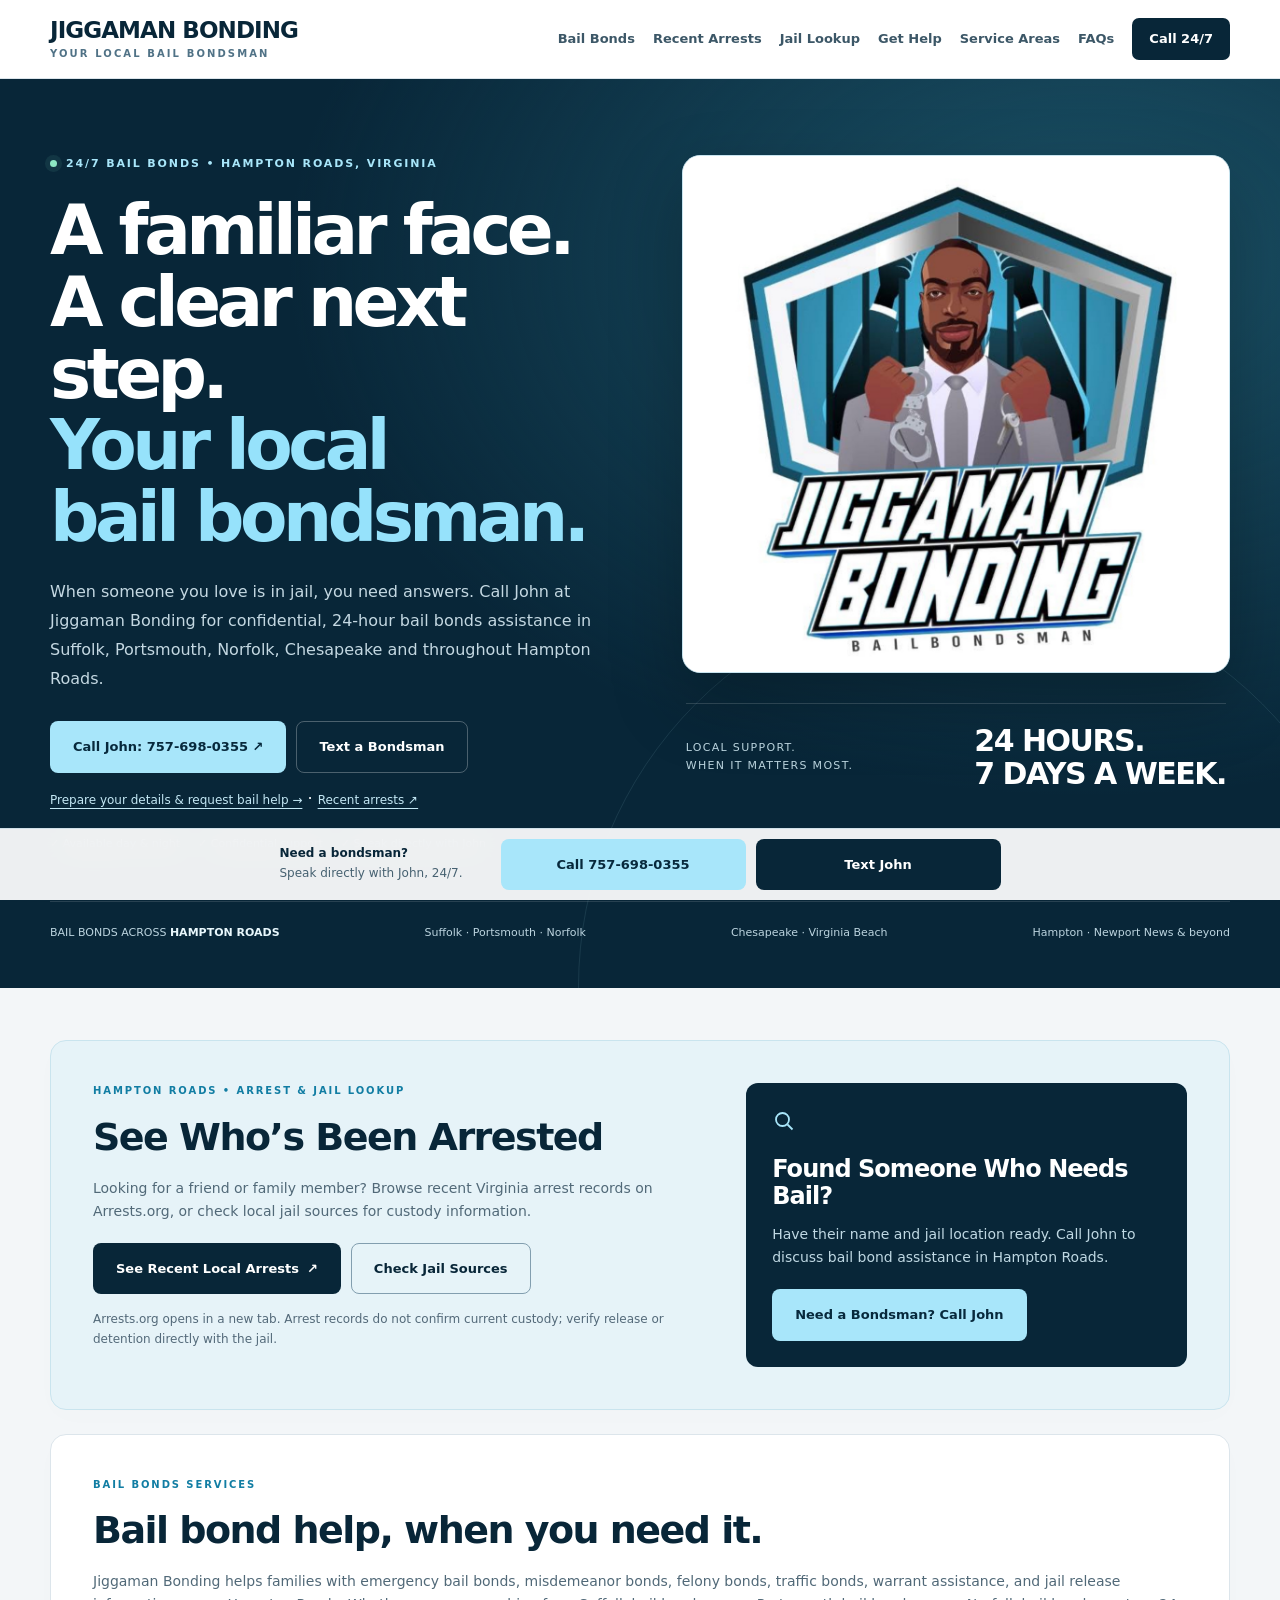
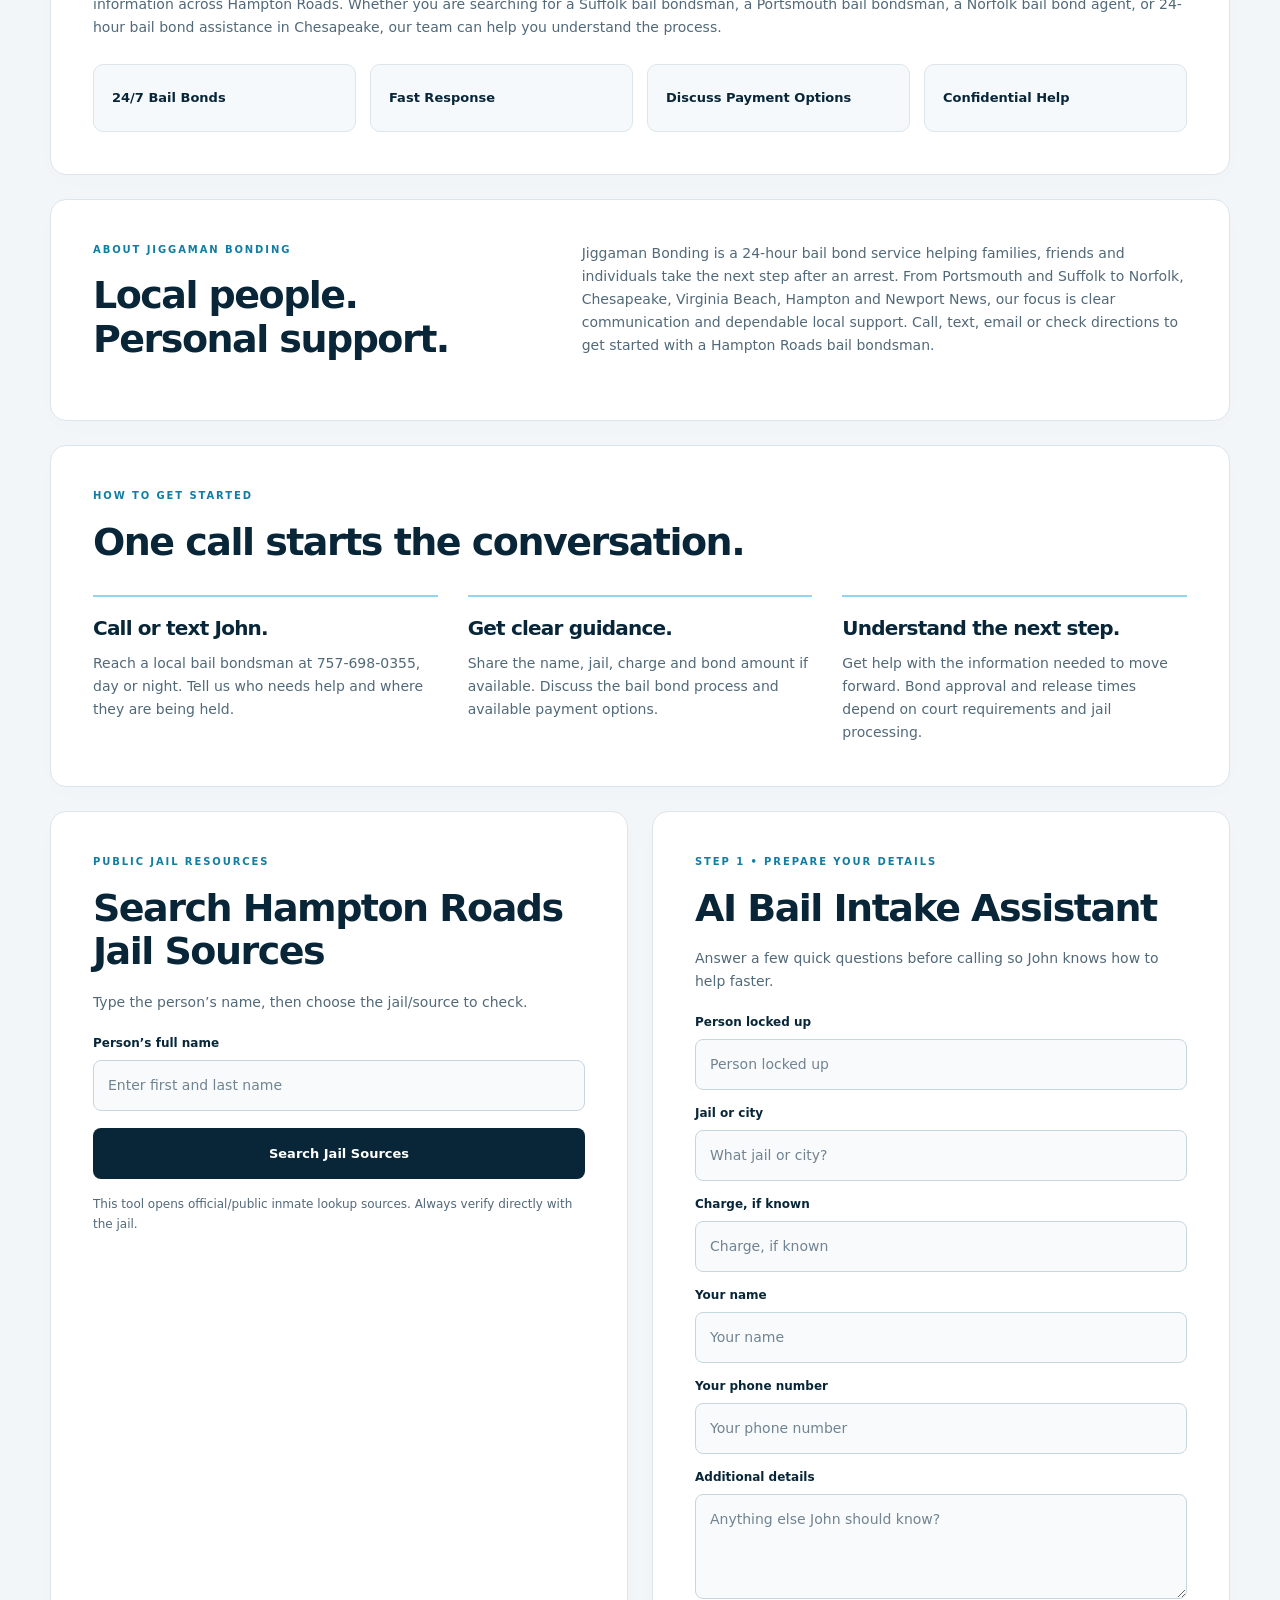
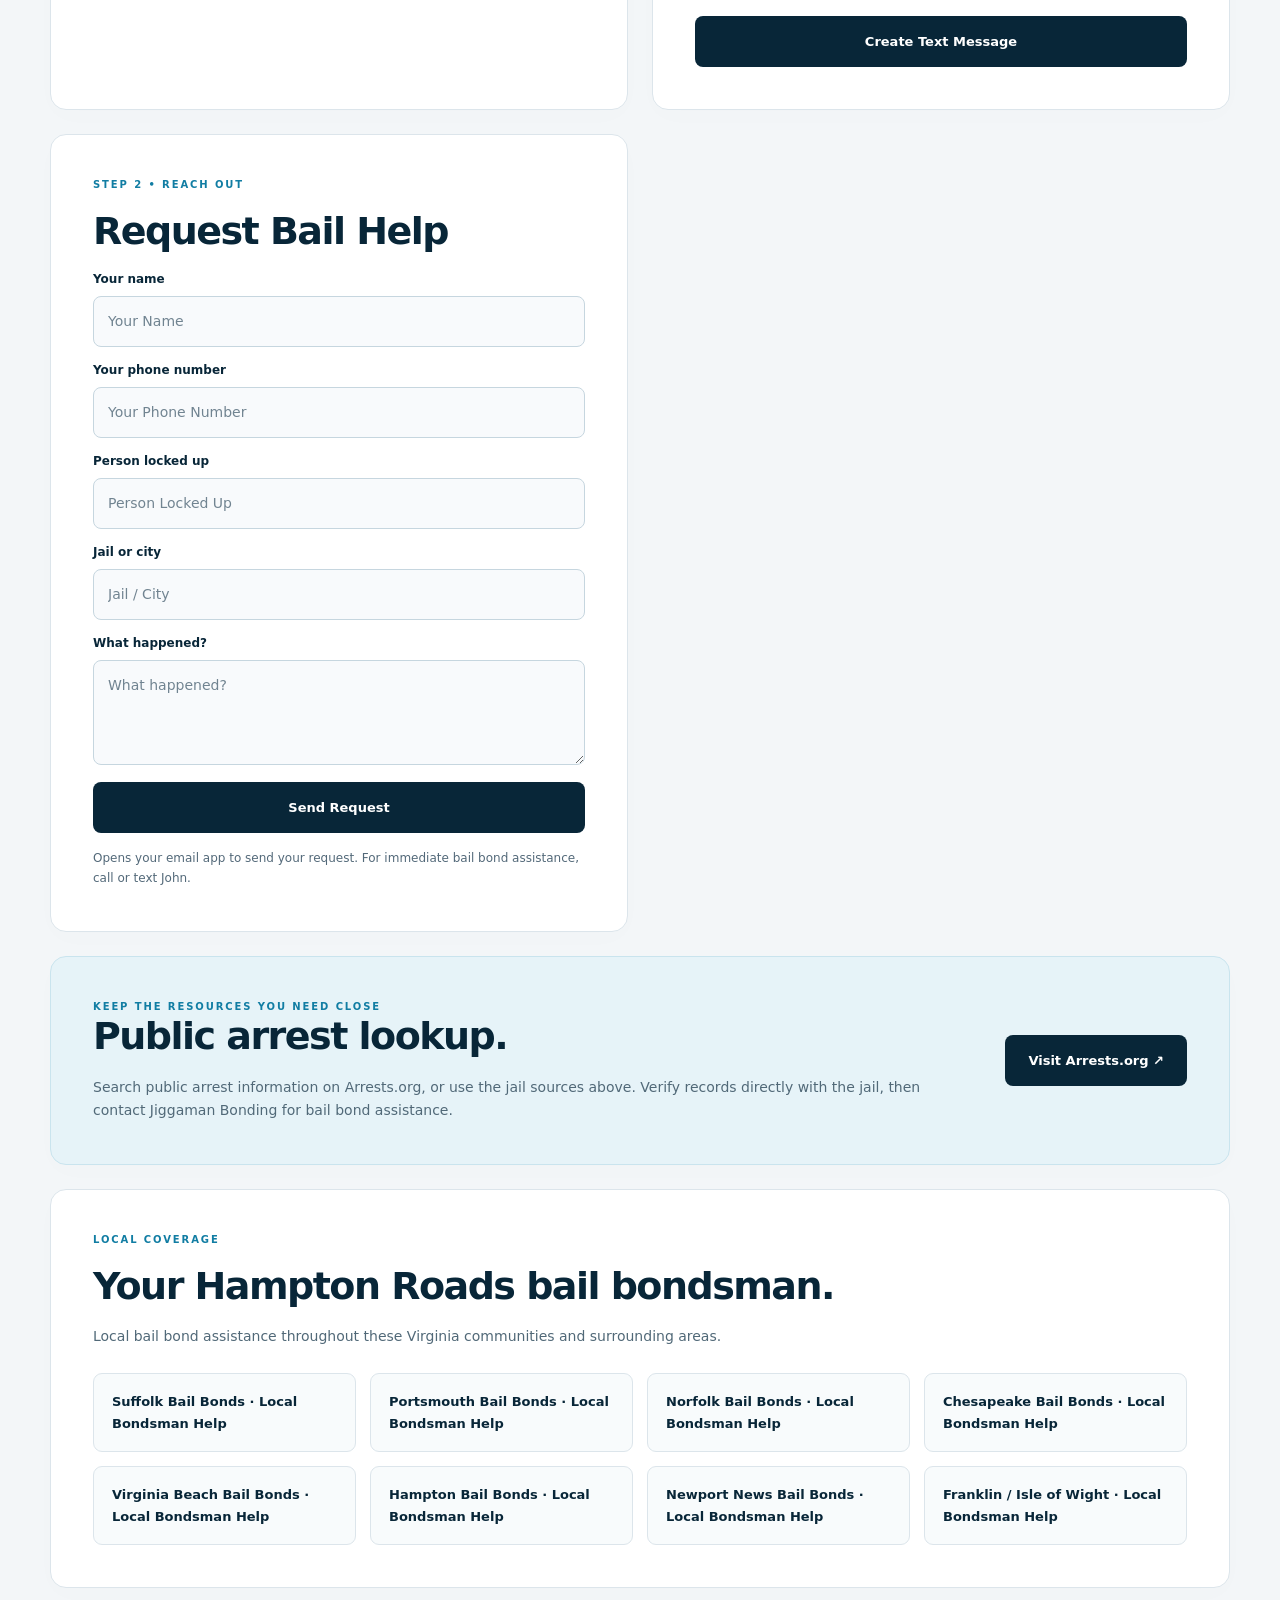
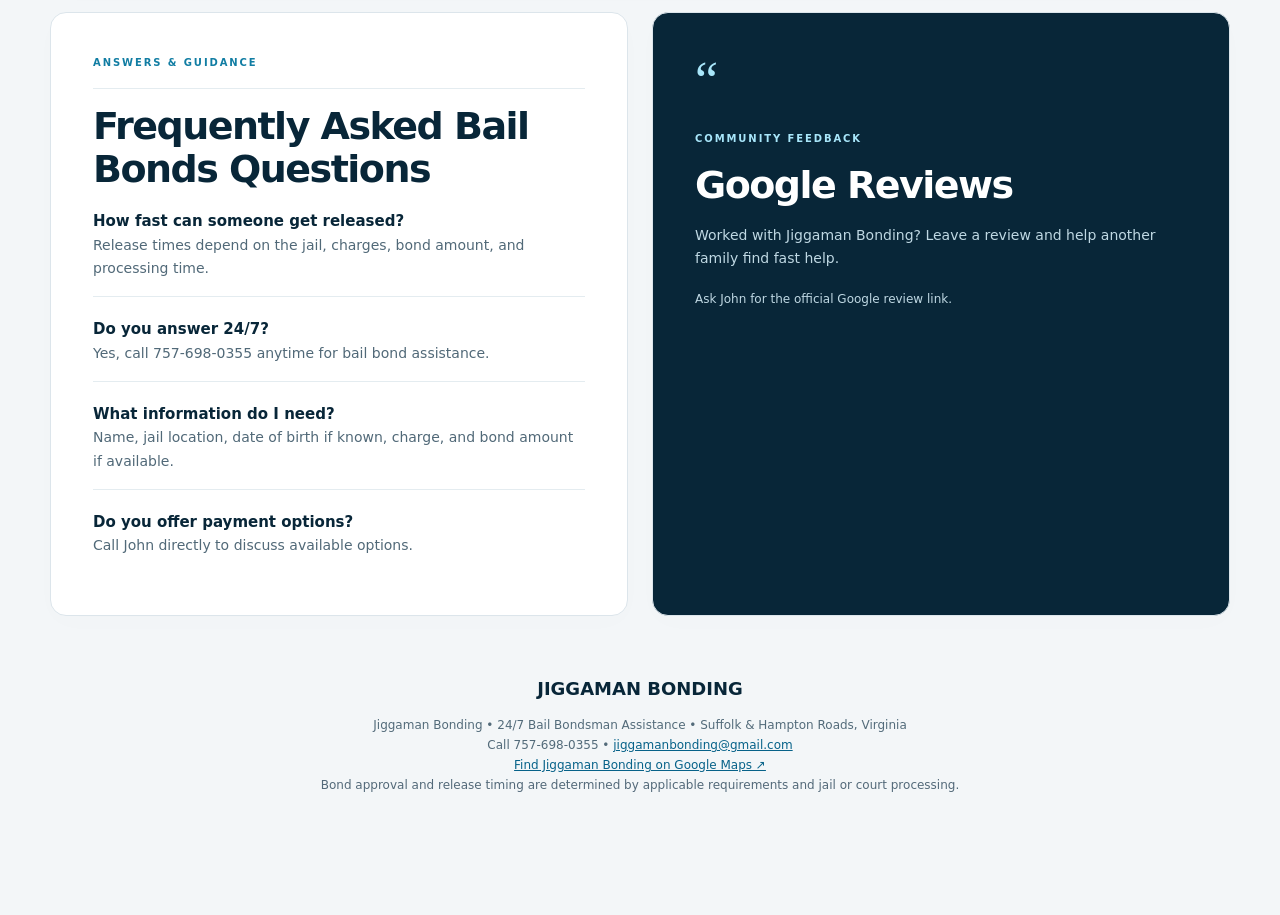
<file: index.html>
<!DOCTYPE html>
<html lang="en">
<head>
<!-- Google Tag Manager -->
<script>
(function(w,d,s,l,i){w[l]=w[l]||[];w[l].push({'gtm.start':
new Date().getTime(),event:'gtm.js'});var f=d.getElementsByTagName(s)[0],
j=d.createElement(s),dl=l!='dataLayer'?'&l='+l:'';j.async=true;j.src=
'https://www.googletagmanager.com/gtm.js?id='+i+dl;f.parentNode.insertBefore(j,f);
})(window,document,'script','dataLayer','GTM-T6KTLFGG');
</script>
<!-- End Google Tag Manager -->
<meta charset="UTF-8">
<title>Jiggaman Bonding | 24/7 Bail Bondsman & Bail Bonds in Hampton Roads, VA</title>
<meta name="viewport" content="width=device-width, initial-scale=1">
<meta name="description" content="Need a 24/7 bail bondsman in Hampton Roads, Virginia? Contact Jiggaman Bonding for confidential bail bond assistance in Suffolk, Portsmouth, Norfolk, Chesapeake, Virginia Beach, Hampton, Newport News and nearby communities. Call 757-698-0355.">
<meta name="theme-color" content="#07131c">
<meta property="og:type" content="website">
<meta property="og:title" content="Jiggaman Bonding | Hampton Roads 24/7 Bail Bondsman">
<meta property="og:description" content="Confidential 24/7 bail bonds assistance in Suffolk, Portsmouth, Norfolk, Chesapeake and Hampton Roads. Call 757-698-0355.">
<meta property="og:image" content="https://jiggamanbonding-1.onrender.com/static/img/jiggaman-logo.jpeg">
<script type="application/ld+json">{"@context":"https://schema.org","@type":"LocalBusiness","name":"Jiggaman Bonding","description":"24/7 bail bonds and bondsman assistance in Hampton Roads, Virginia.","telephone":"+1-757-698-0355","email":"jiggamanbonding@gmail.com","areaServed":[{"@type":"City","name":"Suffolk, VA"},{"@type":"City","name":"Portsmouth, VA"},{"@type":"City","name":"Norfolk, VA"},{"@type":"City","name":"Chesapeake, VA"},{"@type":"City","name":"Virginia Beach, VA"},{"@type":"City","name":"Hampton, VA"},{"@type":"City","name":"Newport News, VA"}]}</script>
<style>
:root{color-scheme:light;--bg:#f3f6f8;--surface:#fff;--stroke:#dce5eb;--teal:#69d3f3;--gold:#a8e6fa;--muted:#536979;--navy:#082638}
*{box-sizing:border-box}html{scroll-behavior:smooth;scroll-padding-top:24px}body{margin:0;font-family:Inter,ui-sans-serif,system-ui,-apple-system,BlinkMacSystemFont,"Segoe UI",sans-serif;background:var(--bg);color:var(--navy);line-height:1.65;padding-bottom:90px}a{color:#076289}a:focus-visible,button:focus-visible,input:focus-visible,textarea:focus-visible,summary:focus-visible{outline:3px solid #137fab;outline-offset:4px}a,button{-webkit-tap-highlight-color:transparent}
.site-nav{background:#fff;border-bottom:1px solid var(--stroke)}.nav-inner{max-width:1240px;margin:auto;padding:18px 30px;display:flex;align-items:center;justify-content:space-between;gap:24px}.wordmark{font-weight:900;letter-spacing:-.04em;line-height:1.05;color:var(--navy);text-decoration:none;font-size:23px}.wordmark small{display:block;font-size:10px;letter-spacing:.21em;color:#507286;margin-top:7px;text-transform:uppercase}.nav-links{display:flex;gap:24px;align-items:center;font-size:13px;font-weight:700}.nav-links a{text-decoration:none;color:#3c5767}.nav-links a:last-child{background:var(--navy);color:white;padding:10px 17px;border-radius:7px}.nav-links a:hover{color:#0782aa}
header{padding:76px 30px 46px;position:relative;overflow:hidden;background:radial-gradient(ellipse at 85% 20%,#1b5267 0,transparent 52%),#082638;color:white}header:after{content:"";position:absolute;inset:auto -100px -400px auto;width:800px;height:800px;border:1px solid #b4e9f51a;border-radius:50%;pointer-events:none}.hero-inner{max-width:1180px;margin:auto;position:relative;z-index:1;display:grid;grid-template-columns:1.05fr 1fr;gap:56px;align-items:center}.eyebrow{color:#a8e6fa;font-weight:800;text-transform:uppercase;letter-spacing:.17em;font-size:11px;margin:0 0 22px;display:flex;align-items:center;gap:9px}.eyebrow:before{content:"";width:7px;height:7px;background:#8de8c4;border-radius:50%;box-shadow:0 0 0 5px #8de8c414;flex:none}.hero-title{font-size:clamp(40px,5.4vw,70px);line-height:1.04;letter-spacing:-.065em;margin:0 0 24px;font-weight:850}.hero-title span{color:#96e2fb}.hero-copy{font-size:16px;max-width:560px;margin:0 0 28px;color:#c4d8e2;line-height:1.8}.hero-actions{display:flex;flex-wrap:wrap;gap:10px}.hero-meta{display:flex;flex-wrap:wrap;gap:6px 18px;color:#b9d2dd;font-size:11px;margin-top:23px}.brand-showcase{min-width:0}.logo-frame{background:#effaff;border:1px solid #c8e4ef;border-radius:18px;overflow:hidden;box-shadow:0 28px 70px #0004;transform:rotate(-2deg)}.logo{display:block;width:100%;height:auto}.brand-caption{display:flex;align-items:center;justify-content:space-between;gap:20px;margin:30px 4px 0;padding-top:20px;border-top:1px solid #ffffff25;font-size:11px;color:#bad3dd;text-transform:uppercase;letter-spacing:.12em}.brand-caption strong{font-size:30px;letter-spacing:-.05em;color:white;line-height:1.1}.trust-strip{max-width:1180px;margin:48px auto 0;padding-top:22px;border-top:1px solid #ffffff20;display:flex;justify-content:space-between;gap:18px;color:#bcd4df;font-size:11px;position:relative;z-index:1}.trust-strip b{color:#e8f7fc;font-weight:650}
.btn,button{display:inline-flex;align-items:center;justify-content:center;gap:8px;background:var(--navy);color:white;border:1px solid transparent;padding:14px 22px;min-height:48px;border-radius:8px;text-decoration:none;font:inherit;font-size:13px;font-weight:750;cursor:pointer;transition:transform .18s,background .18s}.btn:hover,button:hover{transform:translateY(-2px);background:#135775}.btn.gold,.gold{background:#a8e6fa;color:#07293c}.btn.gold:hover{background:#d2f3ff}.btn.secondary{background:transparent;color:white;border-color:#ffffff45}.hero-link{color:#c4e8f5;display:inline-block;font-size:12px;margin-top:18px;text-underline-offset:4px}
main{max-width:1240px;margin:0 auto;padding:52px 30px;display:grid;grid-template-columns:1fr 1fr;gap:24px}.card{background:#fff;border:1px solid var(--stroke);padding:clamp(24px,3.4vw,42px);border-radius:16px;min-width:0;box-shadow:0 7px 28px #08263803}.card#services,.card#about,.card#process,.card#areas,.card#resources{grid-column:1/-1}h1,h2,h3{line-height:1.15;letter-spacing:-.04em}h2{font-size:clamp(27px,3vw,38px);margin:0 0 17px}h3{margin:0 0 12px;font-size:20px}p{margin:0 0 20px}main p{color:#516978;font-size:14px}.step-label{font-size:10px!important;font-weight:850;text-transform:uppercase;letter-spacing:.19em;color:#117da3!important;margin-bottom:16px}.grid{display:grid;grid-template-columns:repeat(4,minmax(0,1fr));gap:14px;margin-top:25px}.feature{padding:22px 18px;border:1px solid var(--stroke);border-radius:10px;background:#f5f9fb;font-size:13px;font-weight:700}.feature strong{display:block;color:#0e83ac;font-size:22px;letter-spacing:-.06em;margin-bottom:10px}.area{padding:17px 18px;border:1px solid var(--stroke);border-radius:9px;background:#f8fbfc;font-size:13px;font-weight:650}.small{color:var(--muted);font-size:12px!important;margin:16px 0 0}.process-grid{display:grid;grid-template-columns:repeat(3,minmax(0,1fr));gap:30px;margin-top:30px}.process-grid article{border-top:2px solid #90d6ee;padding-top:20px}.process-grid span{display:block;font-size:11px;color:#0b799f;font-weight:800;margin-bottom:12px}.process-grid p{margin-bottom:0}.resource-row{display:flex;justify-content:space-between;align-items:center;gap:30px}.resource-row p{margin-bottom:0}.resource-row .btn{flex-shrink:0}#resources{background:#e6f3f8;border-color:#c9e4ee}label{display:block;font-size:12px;font-weight:700;margin:14px 0 6px}input,textarea,select{display:block;width:100%;min-width:0;padding:13px 14px;margin:0 0 12px;border-radius:8px;border:1px solid #c6d6df;background:#f8fafc;color:#082638;font:inherit;font-size:14px}input::placeholder,textarea::placeholder{color:#718491}textarea{min-height:105px;resize:vertical}#intake button,#contact button,#lookup button{width:100%;margin-top:5px}#jailResults .btn{width:100%;text-align:left;font-size:12px}#jailResults p{margin:10px 0 0}#textOutput{overflow-wrap:anywhere}#faq p b{color:var(--navy);font-size:15px}#faq p{border-bottom:1px solid #e4ecf0;padding-bottom:16px}#faq p:last-child{border:0;margin-bottom:0}#reviews{background:var(--navy);color:white}#reviews h2{color:white}#reviews p{color:#bfd8e3}#reviews .step-label{color:#a8e6fa!important}#reviews .review-mark{font-size:52px;line-height:1;color:#a8e6fa;margin-bottom:24px;font-family:Georgia,serif}
.footer{text-align:center;color:#536b7a;padding:6px 24px 30px;font-size:12px}.footer strong{display:block;color:var(--navy);font-size:18px;margin-bottom:12px}.sticky{position:fixed;bottom:0;left:0;right:0;background:#ffffffed;padding:10px 16px;z-index:999;border-top:1px solid #d0e0e8;backdrop-filter:blur(16px);display:flex;align-items:center;justify-content:center;gap:10px}.sticky .btn{margin:0;flex:0 1 245px}.sticky-caption{font-size:12px;margin-right:28px;color:#466171}.sticky-caption b{display:block;color:#082638}
@media(min-width:1000px){#about{display:grid;grid-template-columns:.7fr 1fr;gap:65px}#about p:last-child{margin:0}}
@media(max-width:950px){.nav-links{gap:14px}.nav-links a:nth-child(4),.nav-links a:nth-child(5){display:none}.hero-inner{gap:30px}.hero-title{font-size:48px}.grid{grid-template-columns:repeat(2,minmax(0,1fr))}.brand-caption{gap:10px;font-size:9px}.brand-caption strong{font-size:25px}.hero-meta{font-size:10px}.sticky-caption{display:none}}
@media(max-width:680px){.nav-inner{padding:16px 20px;flex-wrap:wrap;gap:16px}.wordmark{font-size:21px}.nav-links{width:100%;justify-content:space-between;gap:10px;font-size:11px}.nav-links a:last-child{padding:8px 12px}header{padding:38px 22px 25px}.hero-inner{grid-template-columns:1fr;gap:32px}.hero-title{font-size:clamp(40px,10.5vw,62px);max-width:540px}.eyebrow{font-size:9px;letter-spacing:.12em;margin-bottom:18px}.hero-copy{font-size:14px}.hero-actions .btn{padding:13px 16px;width:100%;flex:auto}.brand-showcase{max-width:380px;width:100%;margin:auto;order:-1}.brand-showcase .brand-caption{display:none}.logo-frame{transform:none;border-radius:12px}.brand-caption{margin-top:18px;padding-top:14px}.trust-strip{margin-top:25px;flex-wrap:wrap;justify-content:center;gap:6px 18px;font-size:10px}.trust-strip span:first-child{width:100%;text-align:center}main{grid-template-columns:1fr;padding:26px 14px;gap:16px}.card{padding:26px 22px;border-radius:12px}.card#services,.card#about,.card#process,.card#areas,.card#resources{grid-column:auto}.grid{gap:10px}.feature{padding:16px 12px;font-size:12px}.area{padding:14px 12px;font-size:12px}.process-grid{grid-template-columns:1fr;gap:22px}.resource-row{display:block}.resource-row .btn{margin-top:22px;width:100%}h2{font-size:29px}.sticky .btn{padding:12px 10px;font-size:12px}#reviews .review-mark{font-size:40px;margin-bottom:16px}.footer{font-size:11px}}
@media(prefers-reduced-motion:reduce){html{scroll-behavior:auto}.btn,button{transition:none}}

.arrest-feature{grid-column:1/-1;display:grid;grid-template-columns:1.4fr 1fr;gap:36px;background:#e6f3f8;border-color:#c9e4ee}.arrest-help{padding:26px;background:#082638;border-radius:12px;color:white}.arrest-help p{color:#bfd8e3}.arrest-help h3{font-size:24px}.lookup-symbol{display:block;color:#a8e6fa;margin-bottom:14px}.arrest-actions{display:flex;gap:10px;flex-wrap:wrap}.arrest-actions .secondary{color:#082638;border-color:#829eaf}.nav-links{gap:18px}@media(max-width:950px){.nav-links a[href="#areas"],.nav-links a[href="#faq"]{display:none}.nav-links a:nth-child(4){display:block}}@media(max-width:680px){.arrest-feature{grid-column:auto;grid-template-columns:1fr;gap:22px}.nav-links{flex-wrap:wrap;justify-content:flex-start;gap:14px}.nav-links a:last-child{margin-left:auto}.arrest-actions .btn{width:100%}}
.logo-frame{background:#fff;transform:none}.logo{object-fit:contain;max-height:520px}.brand-showcase{align-self:start}@media(max-width:680px){.logo{max-height:330px;width:100%;object-fit:contain}}
</style>
</head>
<body>
<!-- Google Tag Manager (noscript) -->
<noscript><iframe src="https://www.googletagmanager.com/ns.html?id=GTM-T6KTLFGG"
height="0" width="0" style="display:none;visibility:hidden"></iframe></noscript>
<!-- End Google Tag Manager (noscript) -->

<nav class="site-nav" aria-label="Main navigation"><div class="nav-inner"><a class="wordmark" href="#top">JIGGAMAN BONDING<small>Your local bail bondsman</small></a><div class="nav-links"><a href="#services">Bail Bonds</a><a href="#recent-arrests">Recent Arrests</a><a href="#lookup">Jail Lookup</a><a href="#intake">Get Help</a><a href="#areas">Service Areas</a><a href="#faq">FAQs</a><a href="tel:7576980355">Call 24/7</a></div></div></nav>
<header id="top"><div class="hero-inner"><div class="hero-content"><p class="eyebrow">24/7 Bail Bonds • Hampton Roads, Virginia</p><h1 class="hero-title">A familiar face.<br>A clear next step.<br><span>Your local<br>bail bondsman.</span></h1><p class="hero-copy">When someone you love is in jail, you need answers. Call John at Jiggaman Bonding for confidential, 24-hour bail bonds assistance in Suffolk, Portsmouth, Norfolk, Chesapeake and throughout Hampton Roads.</p><div class="hero-actions"><a class="btn gold" href="tel:7576980355">Call John: 757-698-0355 ↗</a><a class="btn secondary" href="sms:7576980355">Text a Bondsman</a></div><a class="hero-link" href="#intake">Prepare your details & request bail help →</a> · <a class="hero-link" href="#recent-arrests">Recent arrests ↗</a><div class="hero-meta"><span>✓ Available day & night</span><span>✓ Confidential support</span><span>✓ Speak directly with John</span></div></div><div class="brand-showcase"><div class="logo-frame"><img src="/static/img/jiggaman-logo.jpeg" class="logo" width="1170" height="1106" fetchpriority="high" alt="Jiggaman Bonding bail bondsman logo"></div><div class="brand-caption"><span>Local support.<br>When it matters most.</span><strong>24 hours.<br>7 days a week.</strong></div></div></div><div class="trust-strip"><span>BAIL BONDS ACROSS <b>HAMPTON ROADS</b></span><span>Suffolk · Portsmouth · Norfolk</span><span>Chesapeake · Virginia Beach</span><span>Hampton · Newport News & beyond</span></div></header><main>

<section class="card arrest-feature" id="recent-arrests" aria-labelledby="arrest-title">
<div>
<p class="step-label">Hampton Roads • Arrest &amp; Jail Lookup</p>
<h2 id="arrest-title">See Who’s Been Arrested</h2>
<p class="lead">Looking for a friend or family member? Browse recent Virginia arrest records on Arrests.org, or check local jail sources for custody information.</p>
<div class="arrest-actions">
<a class="btn" href="https://virginia.arrests.org/" target="_blank" rel="noopener noreferrer">See Recent Local Arrests <span aria-hidden="true">↗</span></a>
<a class="btn secondary" href="#lookup">Check Jail Sources</a>
</div>
<p class="small">Arrests.org opens in a new tab. Arrest records do not confirm current custody; verify release or detention directly with the jail.</p>
</div>
<aside class="arrest-help" aria-label="Bail bond assistance">
<span class="lookup-symbol" aria-hidden="true"><svg width="24" height="24" viewBox="0 0 24 24" fill="none" stroke="currentColor" stroke-width="1.8"><circle cx="10.5" cy="10.5" r="6.5"/><path d="m15.5 15.5 5 5"/></svg></span>
<h3>Found Someone Who Needs Bail?</h3>
<p>Have their name and jail location ready. Call John to discuss bail bond assistance in Hampton Roads.</p>
<a class="btn gold" href="tel:7576980355">Need a Bondsman? Call John</a>
</aside>
</section>
<section class="card" id="services"><p class="step-label">Bail Bonds Services</p><h2>Bail bond help, when you need it.</h2>
<p>Jiggaman Bonding helps families with emergency bail bonds, misdemeanor bonds, felony bonds, traffic bonds, warrant assistance, and jail release information across Hampton Roads. Whether you are searching for a Suffolk bail bondsman, a Portsmouth bail bondsman, a Norfolk bail bond agent, or 24-hour bail bond assistance in Chesapeake, our team can help you understand the process.</p>
<div class="grid">
<div class="feature">24/7 Bail Bonds</div>
<div class="feature">Fast Response</div>
<div class="feature">Discuss Payment Options</div>
<div class="feature">Confidential Help</div>
</div>
</section>

<section class="card" id="about"><div><p class="step-label">About Jiggaman Bonding</p><h2>Local people.<br>Personal support.</h2></div><p>Jiggaman Bonding is a 24-hour bail bond service helping families, friends and individuals take the next step after an arrest. From Portsmouth and Suffolk to Norfolk, Chesapeake, Virginia Beach, Hampton and Newport News, our focus is clear communication and dependable local support. Call, text, email or check directions to get started with a Hampton Roads bail bondsman.</p></section>
<section class="card" id="process"><p class="step-label">How to get started</p><h2>One call starts the conversation.</h2><div class="process-grid"><article><h3>Call or text John.</h3><p>Reach a local bail bondsman at 757-698-0355, day or night. Tell us who needs help and where they are being held.</p></article><article><h3>Get clear guidance.</h3><p>Share the name, jail, charge and bond amount if available. Discuss the bail bond process and available payment options.</p></article><article><h3>Understand the next step.</h3><p>Get help with the information needed to move forward. Bond approval and release times depend on court requirements and jail processing.</p></article></div></section>
<section class="card" id="lookup"><p class="step-label">Public Jail Resources</p><h2>Search Hampton Roads Jail Sources</h2>
<p>Type the person’s name, then choose the jail/source to check.</p>
<label for="searchName">Person’s full name</label><input id="searchName" placeholder="Enter first and last name">
<button onclick="searchJails()">Search Jail Sources</button>
<div id="jailResults" aria-live="polite"></div>
<p class="small">This tool opens official/public inmate lookup sources. Always verify directly with the jail.</p>
</section>

<section class="card" id="intake"><p class="step-label">Step 1 • Prepare Your Details</p><h2>AI Bail Intake Assistant</h2>
<p>Answer a few quick questions before calling so John knows how to help faster.</p>
<label for="defendant">Person locked up</label><input id="defendant" placeholder="Person locked up">
<label for="jail">Jail or city</label><input id="jail" placeholder="What jail or city?">
<label for="charge">Charge, if known</label><input id="charge" placeholder="Charge, if known">
<label for="caller">Your name</label><input id="caller" placeholder="Your name">
<label for="phone">Your phone number</label><input type="tel" autocomplete="tel" id="phone" placeholder="Your phone number">
<label for="notes">Additional details</label><textarea id="notes" placeholder="Anything else John should know?"></textarea>
<button onclick="buildText()">Create Text Message</button>
<div id="textOutput" aria-live="polite"></div>
</section>

<section class="card" id="contact"><p class="step-label">Step 2 • Reach Out</p><h2>Request Bail Help</h2>
<form action="mailto:jiggamanbonding@gmail.com" method="POST" enctype="text/plain">
<label for="request-name">Your name</label><input id="request-name" name="Name" placeholder="Your Name" required>
<label for="request-phone">Your phone number</label><input type="tel" autocomplete="tel" id="request-phone" name="Phone" placeholder="Your Phone Number" required>
<label for="request-defendant">Person locked up</label><input id="request-defendant" name="Person Locked Up" placeholder="Person Locked Up">
<label for="request-jail">Jail or city</label><input id="request-jail" name="Jail or City" placeholder="Jail / City">
<label for="request-message">What happened?</label><textarea id="request-message" name="Message" placeholder="What happened?"></textarea>
<button type="submit">Send Request</button><p class="small">Opens your email app to send your request. For immediate bail bond assistance, call or text John.</p>
</form>
</section>

<section class="card" id="resources"><div class="resource-row"><div><p class="step-label">Keep the resources you need close</p><h2>Public arrest lookup.</h2><p>Search public arrest information on Arrests.org, or use the jail sources above. Verify records directly with the jail, then contact Jiggaman Bonding for bail bond assistance.</p></div><a class="btn" target="_blank" rel="noopener noreferrer" href="https://arrests.org">Visit Arrests.org ↗</a></div></section>
<section class="card" id="areas"><p class="step-label">Local Coverage</p><h2>Your Hampton Roads bail bondsman.</h2><p>Local bail bond assistance throughout these Virginia communities and surrounding areas.</p>
<div class="grid">
<div class="area">Suffolk Bail Bonds · Local Bondsman Help</div>
<div class="area">Portsmouth Bail Bonds · Local Bondsman Help</div>
<div class="area">Norfolk Bail Bonds · Local Bondsman Help</div>
<div class="area">Chesapeake Bail Bonds · Local Bondsman Help</div>
<div class="area">Virginia Beach Bail Bonds · Local Bondsman Help</div>
<div class="area">Hampton Bail Bonds · Local Bondsman Help</div>
<div class="area">Newport News Bail Bonds · Local Bondsman Help</div>
<div class="area">Franklin / Isle of Wight · Local Bondsman Help</div>
</div>
</section>

<section class="card" id="faq"><p class="step-label">Answers & Guidance</p><h2>Frequently Asked Bail Bonds Questions</h2>
<p><b>How fast can someone get released?</b><br>Release times depend on the jail, charges, bond amount, and processing time.</p>
<p><b>Do you answer 24/7?</b><br>Yes, call 757-698-0355 anytime for bail bond assistance.</p>
<p><b>What information do I need?</b><br>Name, jail location, date of birth if known, charge, and bond amount if available.</p>
<p><b>Do you offer payment options?</b><br>Call John directly to discuss available options.</p>
</section>

<section class="card" id="reviews"><div class="review-mark" aria-hidden="true">“</div><p class="step-label">Community Feedback</p><h2>Google Reviews</h2>
<p>Worked with Jiggaman Bonding? Leave a review and help another family find fast help.</p>
<p class="small">Ask John for the official Google review link.</p>
</section>

<script>
function searchJails(){
let n=document.getElementById('searchName').value.trim();
if(!n){alert('Enter a name first');return;}
let sources=[
['Western Tidewater Regional Jail','https://wtrj.org/inmate-lookup/'],
['Virginia DOC Locator','https://vadoc.virginia.gov/general-public/inmate-and-supervisee-locator/'],
['VINE Virginia','https://vinelink.vineapps.com/state/VA'],
['Virginia Peninsula Regional Jail','https://www.vprj.net/'],
['Norfolk Sheriff','https://www.norfolk-sheriff.com/'],
['Chesapeake Sheriff','https://chesapeakesheriff.com/'],
['Portsmouth Sheriff','https://www.portsmouthva.gov/331/Sheriffs-Office']
];
document.getElementById('jailResults').innerHTML=sources.map(s=>`<p><a class="btn" target="_blank" rel="noopener noreferrer" href="${s[1]}">${s[0]}</a></p>`).join('');
}

function buildText(){
const value = id => document.getElementById(id).value.trim();
let msg=`Need bail help.\n\nPerson locked up: ${value('defendant')}\nJail/City: ${value('jail')}\nCharge: ${value('charge')}\nCaller: ${value('caller')}\nPhone: ${value('phone')}\nNotes: ${value('notes')}`;
document.getElementById('textOutput').innerHTML=`<p><b>Text John now:</b></p><a class="btn gold" href="sms:7576980355?body=${encodeURIComponent(msg)}">Send Text to John</a>`;
}
</script>

</main><footer class="footer"><strong>JIGGAMAN BONDING</strong>Jiggaman Bonding • 24/7 Bail Bondsman Assistance • Suffolk & Hampton Roads, Virginia<br>Call 757-698-0355 • <a href="mailto:jiggamanbonding@gmail.com">jiggamanbonding@gmail.com</a><br><a target="_blank" rel="noopener noreferrer" href="https://www.google.com/maps/search/?api=1&query=Jiggaman+Bonding+Hampton+Roads+VA">Find Jiggaman Bonding on Google Maps ↗</a><br><span class="small">Bond approval and release timing are determined by applicable requirements and jail or court processing.</span></footer><div class="sticky"><span class="sticky-caption"><b>Need a bondsman?</b>Speak directly with John, 24/7.</span>
<a class="btn gold" href="tel:7576980355">Call 757-698-0355</a>
<a class="btn" href="sms:7576980355">Text John</a>
</div>

</body>
</html>
</file>
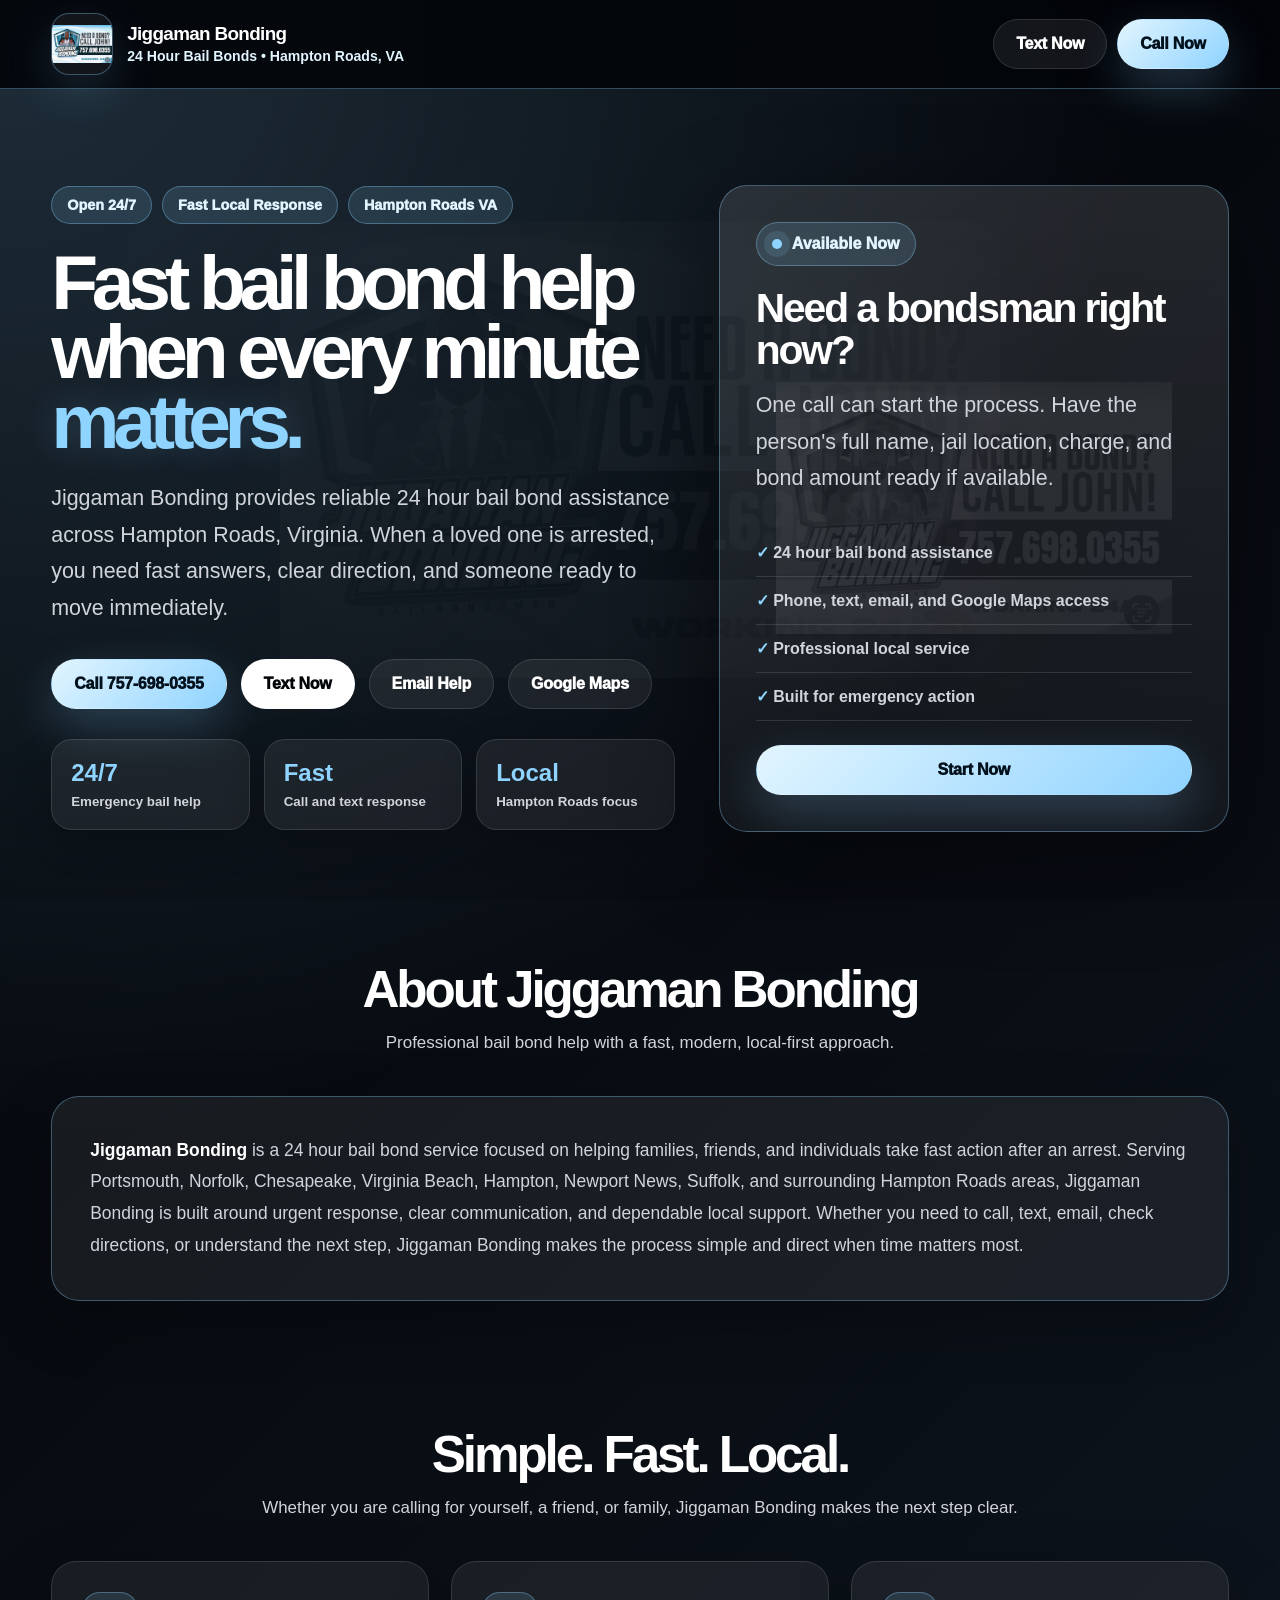
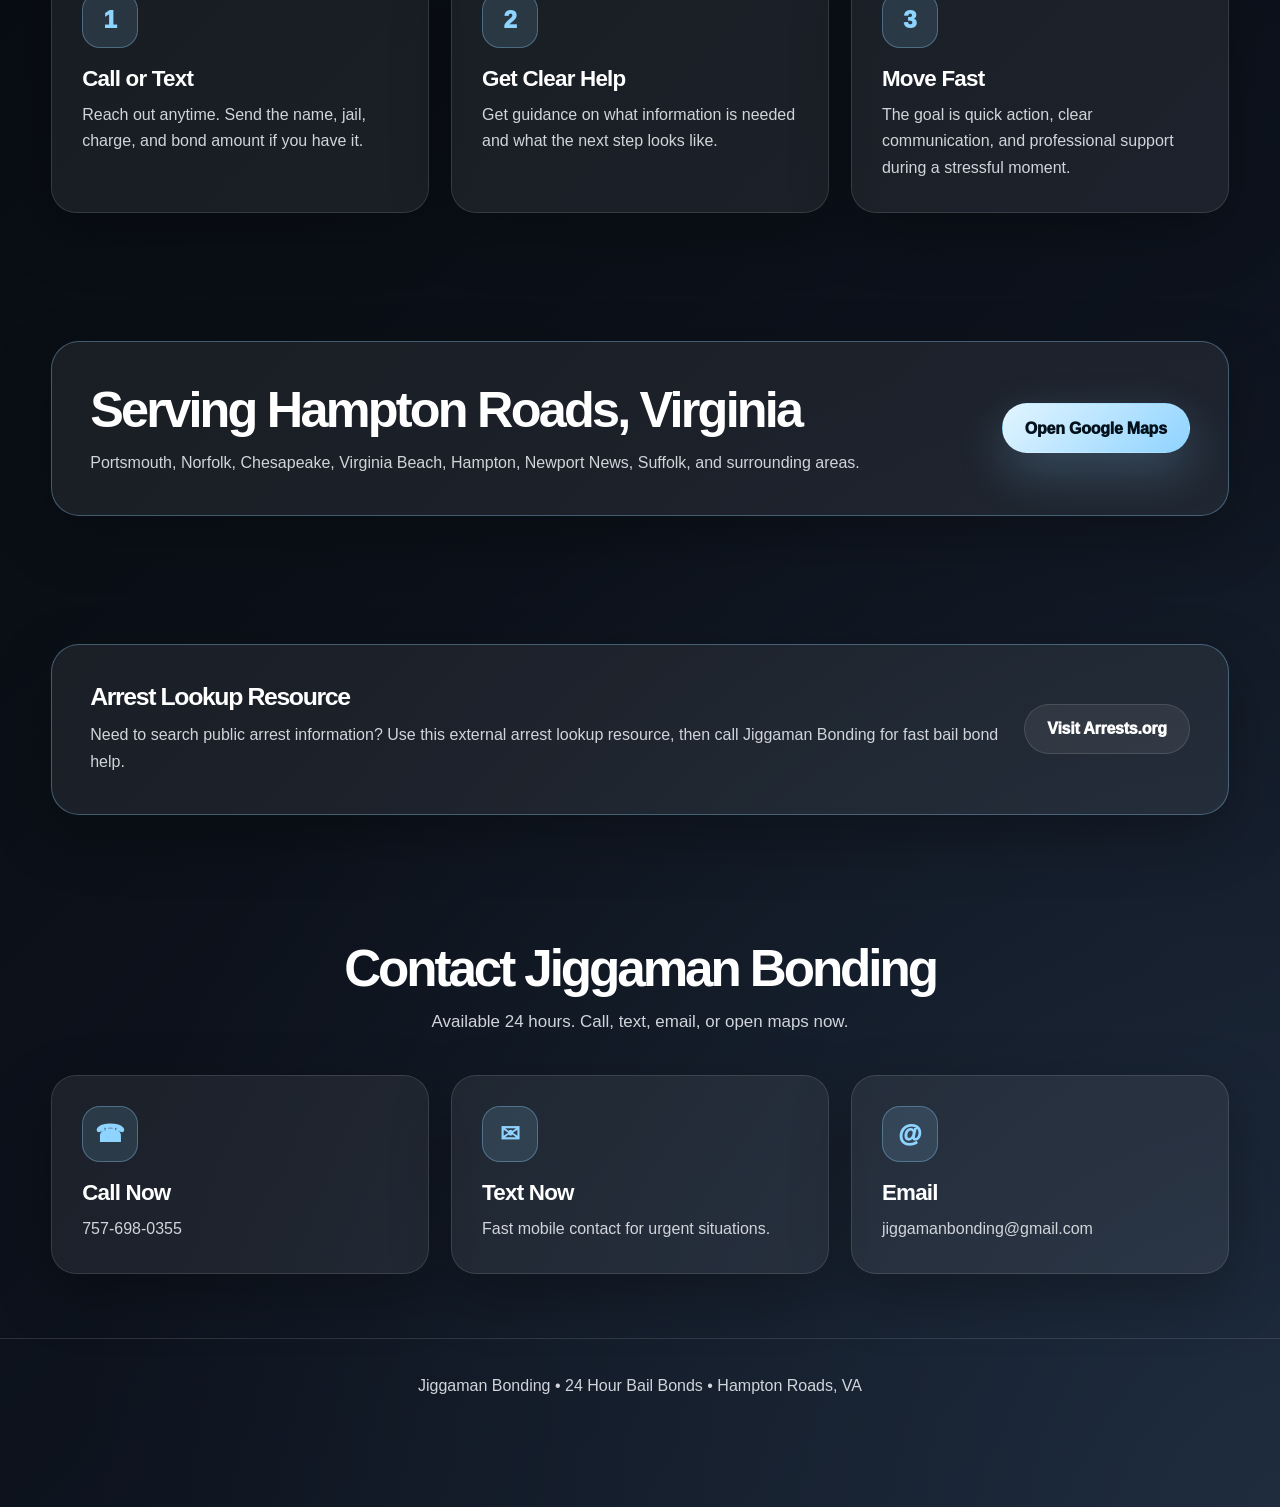
<file: templates/index.html>
﻿<!DOCTYPE html>
<html lang="en">
<head>
    <meta charset="UTF-8">
    <meta name="viewport" content="width=device-width, initial-scale=1.0">
    <title>Jiggaman Bonding | 24 Hour Bail Bonds Hampton Roads VA</title>
    <meta name="description" content="Jiggaman Bonding provides fast 24/7 bail bond help across Hampton Roads, Virginia. Call, text, email, or open Google Maps now.">

    <style>
        :root {
            --blue: #8fd3ff;
            --blue-light: #e2f5ff;
            --blue-soft: rgba(143, 211, 255, .14);
            --black: #030509;
            --black-two: #0a0f16;
            --grey: #9ca3af;
            --grey-light: #d1d5db;
            --white: #ffffff;
            --border-blue: rgba(143, 211, 255, .34);
            --border-white: rgba(255,255,255,.12);
            --shadow: 0 30px 100px rgba(0,0,0,.48);
            --radius: 28px;
        }

        * {
            box-sizing: border-box;
        }

        html {
            width: 100%;
            overflow-x: hidden;
            scroll-behavior: smooth;
        }

        body {
            margin: 0;
            width: 100%;
            overflow-x: hidden;
            color: var(--white);
            font-family: "Inter", "Sora", "Aptos", "Segoe UI", Arial, sans-serif;
            background:
                radial-gradient(circle at top left, rgba(143,211,255,.22), transparent 34%),
                radial-gradient(circle at bottom right, rgba(143,211,255,.11), transparent 36%),
                linear-gradient(135deg, var(--black) 0%, var(--black-two) 48%, #111827 100%);
        }

        .fixed-logo-overlay {
            position: fixed;
            inset: 0;
            z-index: 0;
            pointer-events: none;
            background-image: url("/static/img/jigga.jpeg");
            background-repeat: no-repeat;
            background-position: center center;
            background-size: min(720px, 74vw);
            opacity: .085;
            filter: grayscale(100%) contrast(1.18);
        }

        .fixed-logo-overlay::after {
            content: "";
            position: absolute;
            inset: 0;
            background:
                linear-gradient(135deg, rgba(3,5,9,.34), rgba(3,5,9,.80)),
                radial-gradient(circle at center, transparent 0%, rgba(3,5,9,.74) 74%);
        }

        nav, main, footer, .mobile-cta {
            position: relative;
            z-index: 2;
        }

        a {
            color: inherit;
            text-decoration: none;
        }

        .container {
            width: min(1180px, 92%);
            margin: 0 auto;
        }

        .nav {
            position: sticky;
            top: 0;
            z-index: 50;
            background: rgba(3,5,9,.91);
            border-bottom: 1px solid var(--border-blue);
            backdrop-filter: blur(20px);
        }

        .nav-inner {
            min-height: 88px;
            display: flex;
            align-items: center;
            justify-content: space-between;
            gap: 18px;
        }

        .brand {
            display: flex;
            align-items: center;
            gap: 14px;
            min-width: 0;
        }

        .brand img {
            width: 62px;
            height: 62px;
            object-fit: contain;
            flex: 0 0 auto;
            border-radius: 18px;
            background: rgba(255,255,255,.06);
            border: 1px solid var(--border-blue);
            box-shadow: 0 18px 45px rgba(143,211,255,.15);
        }

        .brand-text {
            display: flex;
            flex-direction: column;
            line-height: 1.05;
            min-width: 0;
        }

        .brand-text strong {
            color: var(--white);
            font-size: 1.18rem;
            letter-spacing: -.035em;
            white-space: nowrap;
        }

        .brand-text span {
            margin-top: 5px;
            color: var(--blue-light);
            font-size: .88rem;
            font-weight: 800;
        }

        .nav-actions {
            display: flex;
            align-items: center;
            gap: 10px;
            flex-wrap: wrap;
        }

        .btn {
            display: inline-flex;
            align-items: center;
            justify-content: center;
            min-height: 50px;
            padding: 14px 22px;
            border-radius: 999px;
            border: 1px solid transparent;
            font-weight: 950;
            letter-spacing: -.015em;
            text-align: center;
            line-height: 1.1;
            transition: transform .18s ease, box-shadow .18s ease, border-color .18s ease;
        }

        .btn:hover {
            transform: translateY(-2px);
        }

        .btn-blue {
            color: #03111c;
            background: linear-gradient(135deg, var(--blue-light), var(--blue));
            box-shadow: 0 18px 48px rgba(143,211,255,.24);
        }

        .btn-dark {
            color: var(--white);
            background: rgba(255,255,255,.07);
            border-color: var(--border-white);
        }

        .btn-white {
            color: var(--black);
            background: var(--white);
        }

        .hero {
            padding: 96px 0 68px;
        }

        .hero-grid {
            display: grid;
            grid-template-columns: minmax(0, 1.1fr) minmax(320px, .9fr);
            align-items: center;
            gap: 44px;
        }

        .badges {
            display: flex;
            flex-wrap: wrap;
            gap: 10px;
            margin-bottom: 24px;
        }

        .badge {
            padding: 10px 15px;
            border-radius: 999px;
            color: var(--blue-light);
            background: var(--blue-soft);
            border: 1px solid var(--border-blue);
            font-size: .9rem;
            font-weight: 950;
        }

        .hero h1 {
            margin: 0 0 24px;
            max-width: 850px;
            font-size: clamp(2.8rem, 6vw, 5.9rem);
            line-height: .90;
            letter-spacing: -.082em;
        }

        .hero h1 span {
            color: var(--blue);
            text-shadow: 0 0 36px rgba(143,211,255,.22);
        }

        .hero p {
            margin: 0 0 32px;
            max-width: 770px;
            color: var(--grey-light);
            font-size: clamp(1.06rem, 2vw, 1.34rem);
            line-height: 1.72;
            font-weight: 520;
        }

        .hero-actions {
            display: flex;
            flex-wrap: wrap;
            gap: 14px;
            margin-bottom: 30px;
        }

        .stats {
            display: grid;
            grid-template-columns: repeat(3, minmax(0, 1fr));
            gap: 14px;
        }

        .stat {
            padding: 19px;
            border-radius: 21px;
            background: rgba(255,255,255,.065);
            border: 1px solid var(--border-white);
            box-shadow: 0 12px 38px rgba(0,0,0,.20);
        }

        .stat strong {
            display: block;
            margin-bottom: 5px;
            color: var(--blue);
            font-size: 1.5rem;
        }

        .stat small {
            color: var(--grey-light);
            font-weight: 850;
        }

        .panel {
            position: relative;
            overflow: hidden;
            padding: 36px;
            border-radius: var(--radius);
            background:
                linear-gradient(180deg, rgba(255,255,255,.115), rgba(255,255,255,.045));
            border: 1px solid var(--border-blue);
            box-shadow: var(--shadow);
        }

        .panel::before {
            content: "";
            position: absolute;
            inset: 0;
            background-image: url("/static/img/jigga.jpeg");
            background-repeat: no-repeat;
            background-position: center;
            background-size: 78%;
            opacity: .075;
            filter: grayscale(100%);
            pointer-events: none;
        }

        .panel-content {
            position: relative;
            z-index: 1;
        }

        .status {
            display: inline-flex;
            align-items: center;
            gap: 10px;
            padding: 12px 15px;
            margin-bottom: 22px;
            border-radius: 999px;
            color: var(--blue-light);
            background: var(--blue-soft);
            border: 1px solid var(--border-blue);
            font-weight: 950;
        }

        .status-dot {
            width: 10px;
            height: 10px;
            border-radius: 50%;
            background: var(--blue);
            box-shadow: 0 0 0 8px rgba(143,211,255,.12);
        }

        .panel h2 {
            margin: 0 0 16px;
            font-size: clamp(1.9rem, 4vw, 2.55rem);
            line-height: 1.02;
            letter-spacing: -.052em;
        }

        .panel p {
            color: var(--grey-light);
            line-height: 1.7;
        }

        .panel ul {
            list-style: none;
            padding: 0;
            margin: 24px 0;
        }

        .panel li {
            padding: 14px 0;
            border-bottom: 1px solid var(--border-white);
            color: var(--grey-light);
            font-weight: 850;
        }

        .panel li::before {
            content: "✓ ";
            color: var(--blue);
            font-weight: 950;
        }

        .section {
            padding: 64px 0;
        }

        .section-title {
            max-width: 840px;
            margin: 0 auto 38px;
            text-align: center;
        }

        .section-title h2 {
            margin: 0 0 13px;
            font-size: clamp(2.1rem, 4vw, 3.45rem);
            line-height: 1;
            letter-spacing: -.06em;
        }

        .section-title p {
            margin: 0;
            color: var(--grey-light);
            line-height: 1.76;
            font-size: 1.06rem;
        }

        .description-box,
        .area-box,
        .resource-card,
        .card {
            background: rgba(255,255,255,.067);
            border: 1px solid var(--border-white);
            box-shadow: 0 20px 60px rgba(0,0,0,.27);
        }

        .description-box {
            padding: 38px;
            border-radius: var(--radius);
            border-color: var(--border-blue);
        }

        .description-box p {
            margin: 0;
            color: var(--grey-light);
            font-size: 1.09rem;
            line-height: 1.82;
        }

        .description-box strong {
            color: var(--white);
        }

        .cards {
            display: grid;
            grid-template-columns: repeat(3, minmax(0, 1fr));
            gap: 22px;
        }

        .card {
            padding: 30px;
            border-radius: 25px;
            transition: transform .18s ease, border-color .18s ease;
        }

        .card:hover {
            transform: translateY(-4px);
            border-color: var(--border-blue);
        }

        .card-icon {
            width: 56px;
            height: 56px;
            display: grid;
            place-items: center;
            margin-bottom: 18px;
            border-radius: 18px;
            color: var(--blue);
            background: var(--blue-soft);
            border: 1px solid var(--border-blue);
            font-size: 1.5rem;
            font-weight: 950;
        }

        .card h3 {
            margin: 0 0 10px;
            font-size: 1.4rem;
            letter-spacing: -.035em;
        }

        .card p {
            margin: 0;
            color: var(--grey-light);
            line-height: 1.68;
        }

        .area-box,
        .resource-card {
            display: grid;
            grid-template-columns: 1fr auto;
            align-items: center;
            gap: 24px;
            padding: 38px;
            border-radius: var(--radius);
            border-color: var(--border-blue);
        }

        .area-box h2,
        .resource-card h3 {
            margin: 0 0 10px;
            letter-spacing: -.055em;
        }

        .area-box h2 {
            font-size: clamp(1.95rem, 4vw, 3.15rem);
        }

        .resource-card h3 {
            font-size: 1.55rem;
        }

        .area-box p,
        .resource-card p {
            margin: 0;
            color: var(--grey-light);
            line-height: 1.72;
        }

        .footer {
            padding: 38px 0 112px;
            color: var(--grey-light);
            text-align: center;
            border-top: 1px solid var(--border-white);
        }

        .mobile-cta {
            display: none;
            position: fixed;
            left: 50%;
            bottom: 14px;
            transform: translateX(-50%);
            z-index: 100;
            width: min(94%, 520px);
            gap: 10px;
            padding: 10px;
            border-radius: 999px;
            background: rgba(3,5,9,.93);
            border: 1px solid var(--border-blue);
            backdrop-filter: blur(18px);
            box-shadow: 0 18px 55px rgba(0,0,0,.44);
        }

        .mobile-cta a {
            flex: 1;
            min-height: 48px;
        }

        @media (max-width: 980px) {
            .hero-grid,
            .cards,
            .area-box,
            .resource-card {
                grid-template-columns: 1fr;
            }

            .hero {
                padding: 66px 0 50px;
            }

            .panel {
                max-width: 100%;
            }
        }

        @media (max-width: 760px) {
            .container {
                width: min(100% - 28px, 1180px);
            }

            .fixed-logo-overlay {
                background-size: min(430px, 92vw);
                opacity: .07;
            }

            .nav-inner {
                min-height: auto;
                padding: 14px 0;
                flex-direction: column;
                align-items: stretch;
            }

            .brand {
                width: 100%;
            }

            .brand img {
                width: 52px;
                height: 52px;
                border-radius: 15px;
            }

            .brand-text strong {
                font-size: 1.02rem;
                white-space: normal;
            }

            .brand-text span {
                font-size: .78rem;
                line-height: 1.25;
            }

            .nav-actions {
                width: 100%;
                display: grid;
                grid-template-columns: 1fr 1fr;
                gap: 10px;
            }

            .nav-actions .btn {
                width: 100%;
                min-height: 46px;
                padding: 12px 10px;
                font-size: .88rem;
            }

            .hero h1 {
                font-size: clamp(2.35rem, 13vw, 4.25rem);
                letter-spacing: -.067em;
            }

            .hero p {
                font-size: 1.03rem;
            }

            .hero-actions {
                display: grid;
                grid-template-columns: 1fr;
                gap: 11px;
            }

            .hero-actions .btn {
                width: 100%;
            }

            .stats {
                grid-template-columns: 1fr;
            }

            .panel,
            .description-box,
            .area-box,
            .resource-card,
            .card {
                padding: 24px;
                border-radius: 22px;
            }

            .mobile-cta {
                display: flex;
            }
        }

        @media (max-width: 420px) {
            .container {
                width: min(100% - 22px, 1180px);
            }

            .hero {
                padding-top: 46px;
            }

            .badge {
                font-size: .78rem;
                padding: 9px 11px;
            }

            .hero h1 {
                font-size: clamp(2.1rem, 14vw, 3.35rem);
            }

            .btn {
                min-height: 46px;
                padding: 12px 14px;
                font-size: .9rem;
            }

            .section {
                padding: 46px 0;
            }

            .section-title h2 {
                font-size: 2rem;
            }

            .footer {
                font-size: .9rem;
            }
        }
    </style>
</head>

<body>
    <div class="fixed-logo-overlay" aria-hidden="true"></div>

    <nav class="nav">
        <div class="container nav-inner">
            <a href="/" class="brand">
                <img src="/static/img/jigga.jpeg" alt="Jiggaman Bonding Logo">
                <span class="brand-text">
                    <strong>Jiggaman Bonding</strong>
                    <span>24 Hour Bail Bonds • Hampton Roads, VA</span>
                </span>
            </a>

            <div class="nav-actions">
                <a class="btn btn-dark" href="sms:7576980355">Text Now</a>
                <a class="btn btn-blue" href="tel:7576980355">Call Now</a>
            </div>
        </div>
    </nav>

    <main>
        <section class="hero">
            <div class="container hero-grid">
                <div>
                    <div class="badges">
                        <span class="badge">Open 24/7</span>
                        <span class="badge">Fast Local Response</span>
                        <span class="badge">Hampton Roads VA</span>
                    </div>

                    <h1>Fast bail bond help when every minute <span>matters.</span></h1>

                    <p>
                        Jiggaman Bonding provides reliable 24 hour bail bond assistance across Hampton Roads, Virginia. When a loved one is arrested, you need fast answers, clear direction, and someone ready to move immediately.
                    </p>

                    <div class="hero-actions">
                        <a class="btn btn-blue" href="tel:7576980355">Call 757-698-0355</a>
                        <a class="btn btn-white" href="sms:7576980355">Text Now</a>
                        <a class="btn btn-dark" href="mailto:jiggamanbonding@gmail.com">Email Help</a>
                        <a class="btn btn-dark" target="_blank" rel="noopener" href="https://www.google.com/maps/search/?api=1&query=Jiggaman+Bonding+Hampton+Roads+VA">Google Maps</a>
                    </div>

                    <div class="stats">
                        <div class="stat">
                            <strong>24/7</strong>
                            <small>Emergency bail help</small>
                        </div>

                        <div class="stat">
                            <strong>Fast</strong>
                            <small>Call and text response</small>
                        </div>

                        <div class="stat">
                            <strong>Local</strong>
                            <small>Hampton Roads focus</small>
                        </div>
                    </div>
                </div>

                <aside class="panel">
                    <div class="panel-content">
                        <div class="status">
                            <span class="status-dot"></span>
                            Available Now
                        </div>

                        <h2>Need a bondsman right now?</h2>

                        <p>
                            One call can start the process. Have the person's full name, jail location, charge, and bond amount ready if available.
                        </p>

                        <ul>
                            <li>24 hour bail bond assistance</li>
                            <li>Phone, text, email, and Google Maps access</li>
                            <li>Professional local service</li>
                            <li>Built for emergency action</li>
                        </ul>

                        <a class="btn btn-blue" style="width:100%;" href="tel:7576980355">Start Now</a>
                    </div>
                </aside>
            </div>
        </section>

        <section class="section">
            <div class="container">
                <div class="section-title">
                    <h2>About Jiggaman Bonding</h2>
                    <p>Professional bail bond help with a fast, modern, local-first approach.</p>
                </div>

                <div class="description-box">
                    <p>
                        <strong>Jiggaman Bonding</strong> is a 24 hour bail bond service focused on helping families, friends, and individuals take fast action after an arrest. Serving Portsmouth, Norfolk, Chesapeake, Virginia Beach, Hampton, Newport News, Suffolk, and surrounding Hampton Roads areas, Jiggaman Bonding is built around urgent response, clear communication, and dependable local support. Whether you need to call, text, email, check directions, or understand the next step, Jiggaman Bonding makes the process simple and direct when time matters most.
                    </p>
                </div>
            </div>
        </section>

        <section class="section">
            <div class="container">
                <div class="section-title">
                    <h2>Simple. Fast. Local.</h2>
                    <p>Whether you are calling for yourself, a friend, or family, Jiggaman Bonding makes the next step clear.</p>
                </div>

                <div class="cards">
                    <div class="card">
                        <div class="card-icon">1</div>
                        <h3>Call or Text</h3>
                        <p>Reach out anytime. Send the name, jail, charge, and bond amount if you have it.</p>
                    </div>

                    <div class="card">
                        <div class="card-icon">2</div>
                        <h3>Get Clear Help</h3>
                        <p>Get guidance on what information is needed and what the next step looks like.</p>
                    </div>

                    <div class="card">
                        <div class="card-icon">3</div>
                        <h3>Move Fast</h3>
                        <p>The goal is quick action, clear communication, and professional support during a stressful moment.</p>
                    </div>
                </div>
            </div>
        </section>

        <section class="section">
            <div class="container">
                <div class="area-box">
                    <div>
                        <h2>Serving Hampton Roads, Virginia</h2>
                        <p>Portsmouth, Norfolk, Chesapeake, Virginia Beach, Hampton, Newport News, Suffolk, and surrounding areas.</p>
                    </div>

                    <a class="btn btn-blue" target="_blank" rel="noopener" href="https://www.google.com/maps/search/?api=1&query=Jiggaman+Bonding+Hampton+Roads+VA">Open Google Maps</a>
                </div>
            </div>
        </section>

        <section class="section">
            <div class="container">
                <div class="resource-card">
                    <div>
                        <h3>Arrest Lookup Resource</h3>
                        <p>Need to search public arrest information? Use this external arrest lookup resource, then call Jiggaman Bonding for fast bail bond help.</p>
                    </div>

                    <a class="btn btn-dark" target="_blank" rel="noopener" href="https://arrests.org">Visit Arrests.org</a>
                </div>
            </div>
        </section>

        <section class="section">
            <div class="container">
                <div class="section-title">
                    <h2>Contact Jiggaman Bonding</h2>
                    <p>Available 24 hours. Call, text, email, or open maps now.</p>
                </div>

                <div class="cards">
                    <a class="card" href="tel:7576980355">
                        <div class="card-icon">☎</div>
                        <h3>Call Now</h3>
                        <p>757-698-0355</p>
                    </a>

                    <a class="card" href="sms:7576980355">
                        <div class="card-icon">✉</div>
                        <h3>Text Now</h3>
                        <p>Fast mobile contact for urgent situations.</p>
                    </a>

                    <a class="card" href="mailto:jiggamanbonding@gmail.com">
                        <div class="card-icon">@</div>
                        <h3>Email</h3>
                        <p>jiggamanbonding@gmail.com</p>
                    </a>
                </div>
            </div>
        </section>
    </main>

    <div class="mobile-cta">
        <a class="btn btn-white" href="sms:7576980355">Text</a>
        <a class="btn btn-blue" href="tel:7576980355">Call</a>
    </div>

    <footer class="footer">
        <div class="container">
            Jiggaman Bonding • 24 Hour Bail Bonds • Hampton Roads, VA
        </div>
    </footer>
</body>
</html>
</file>
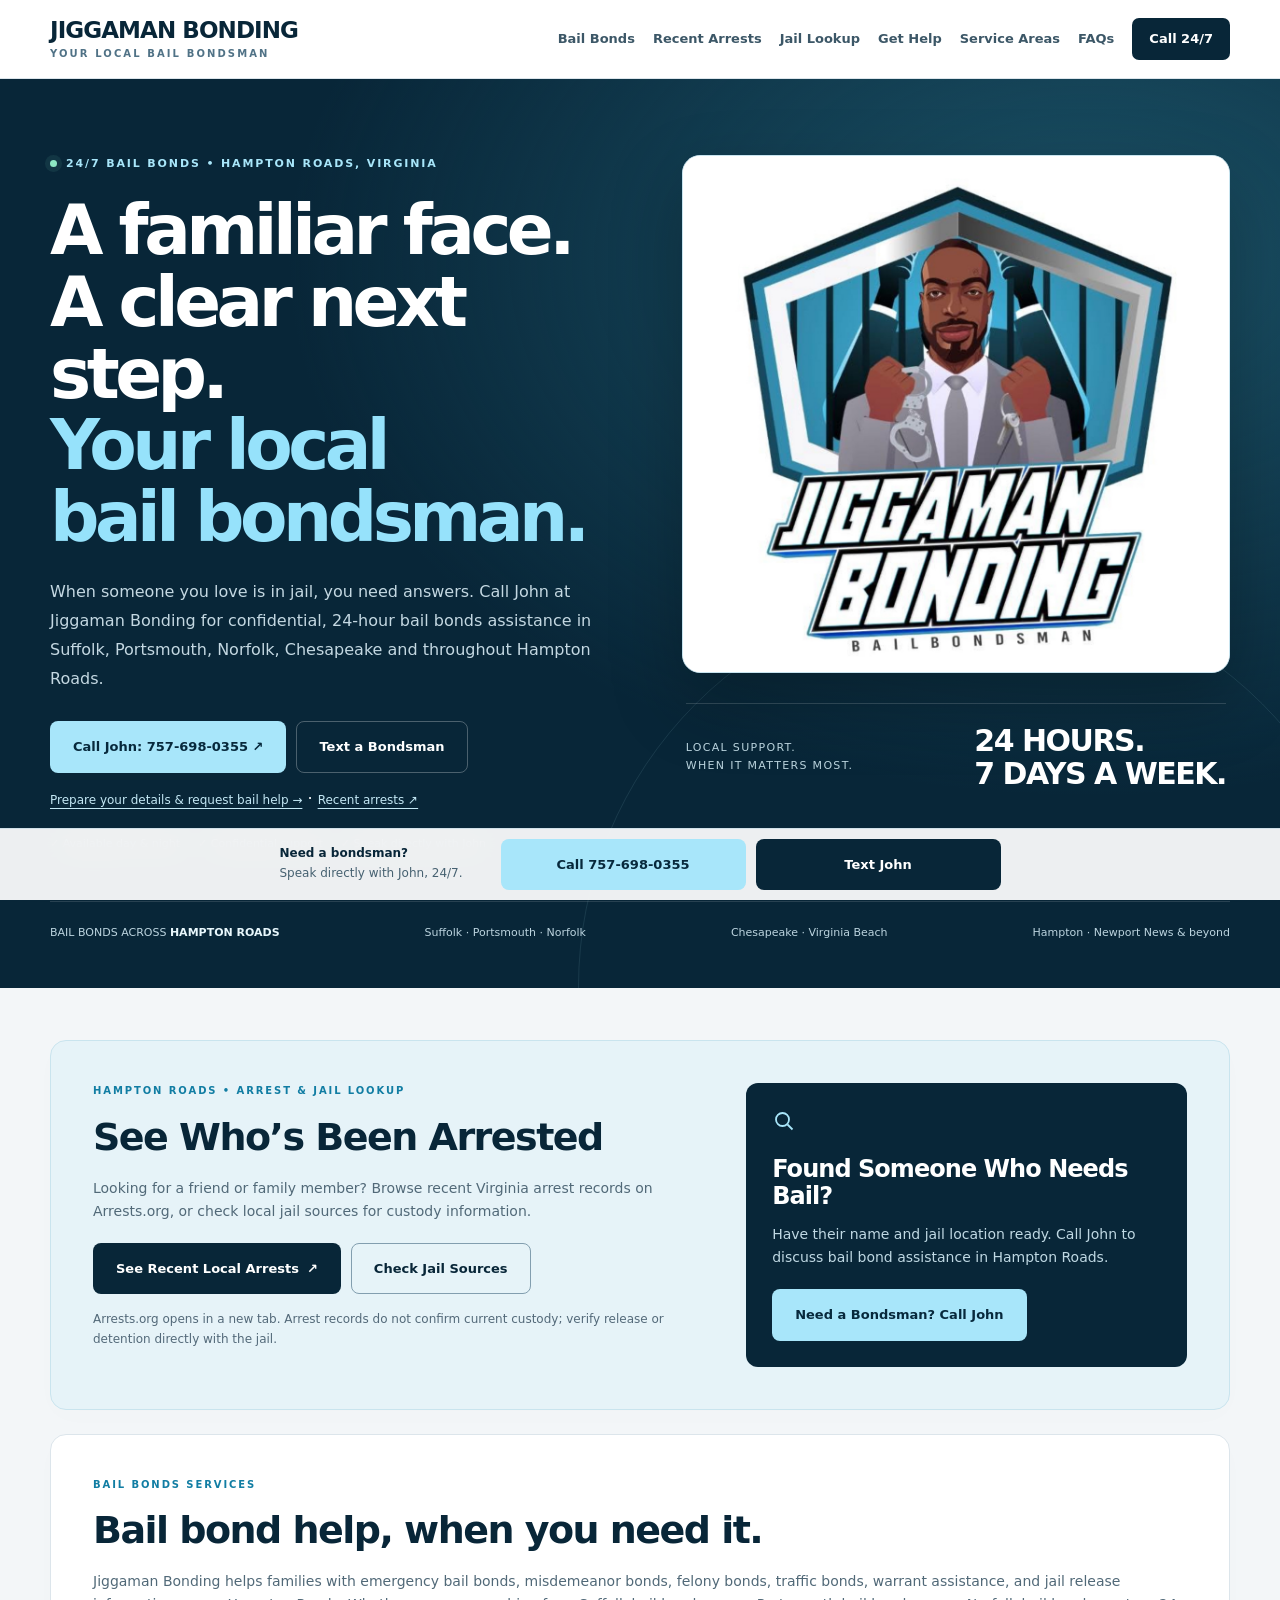
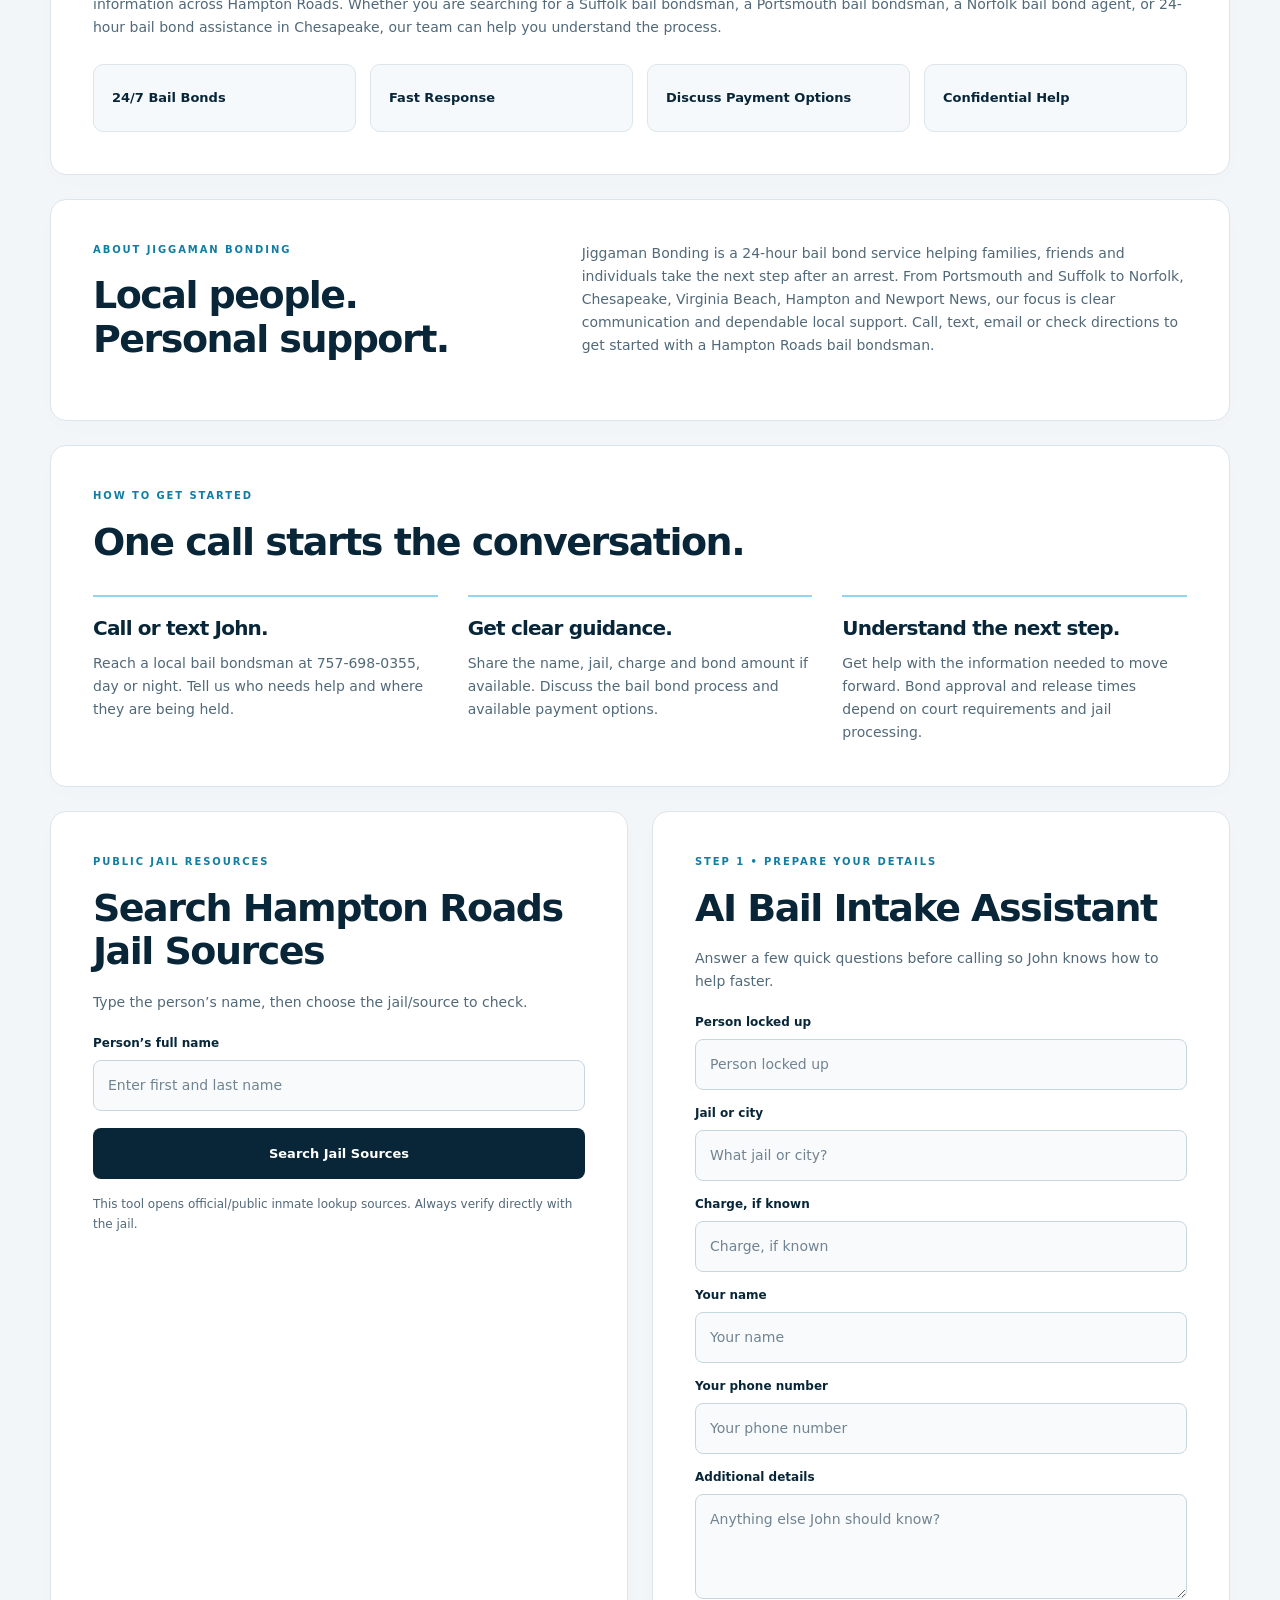
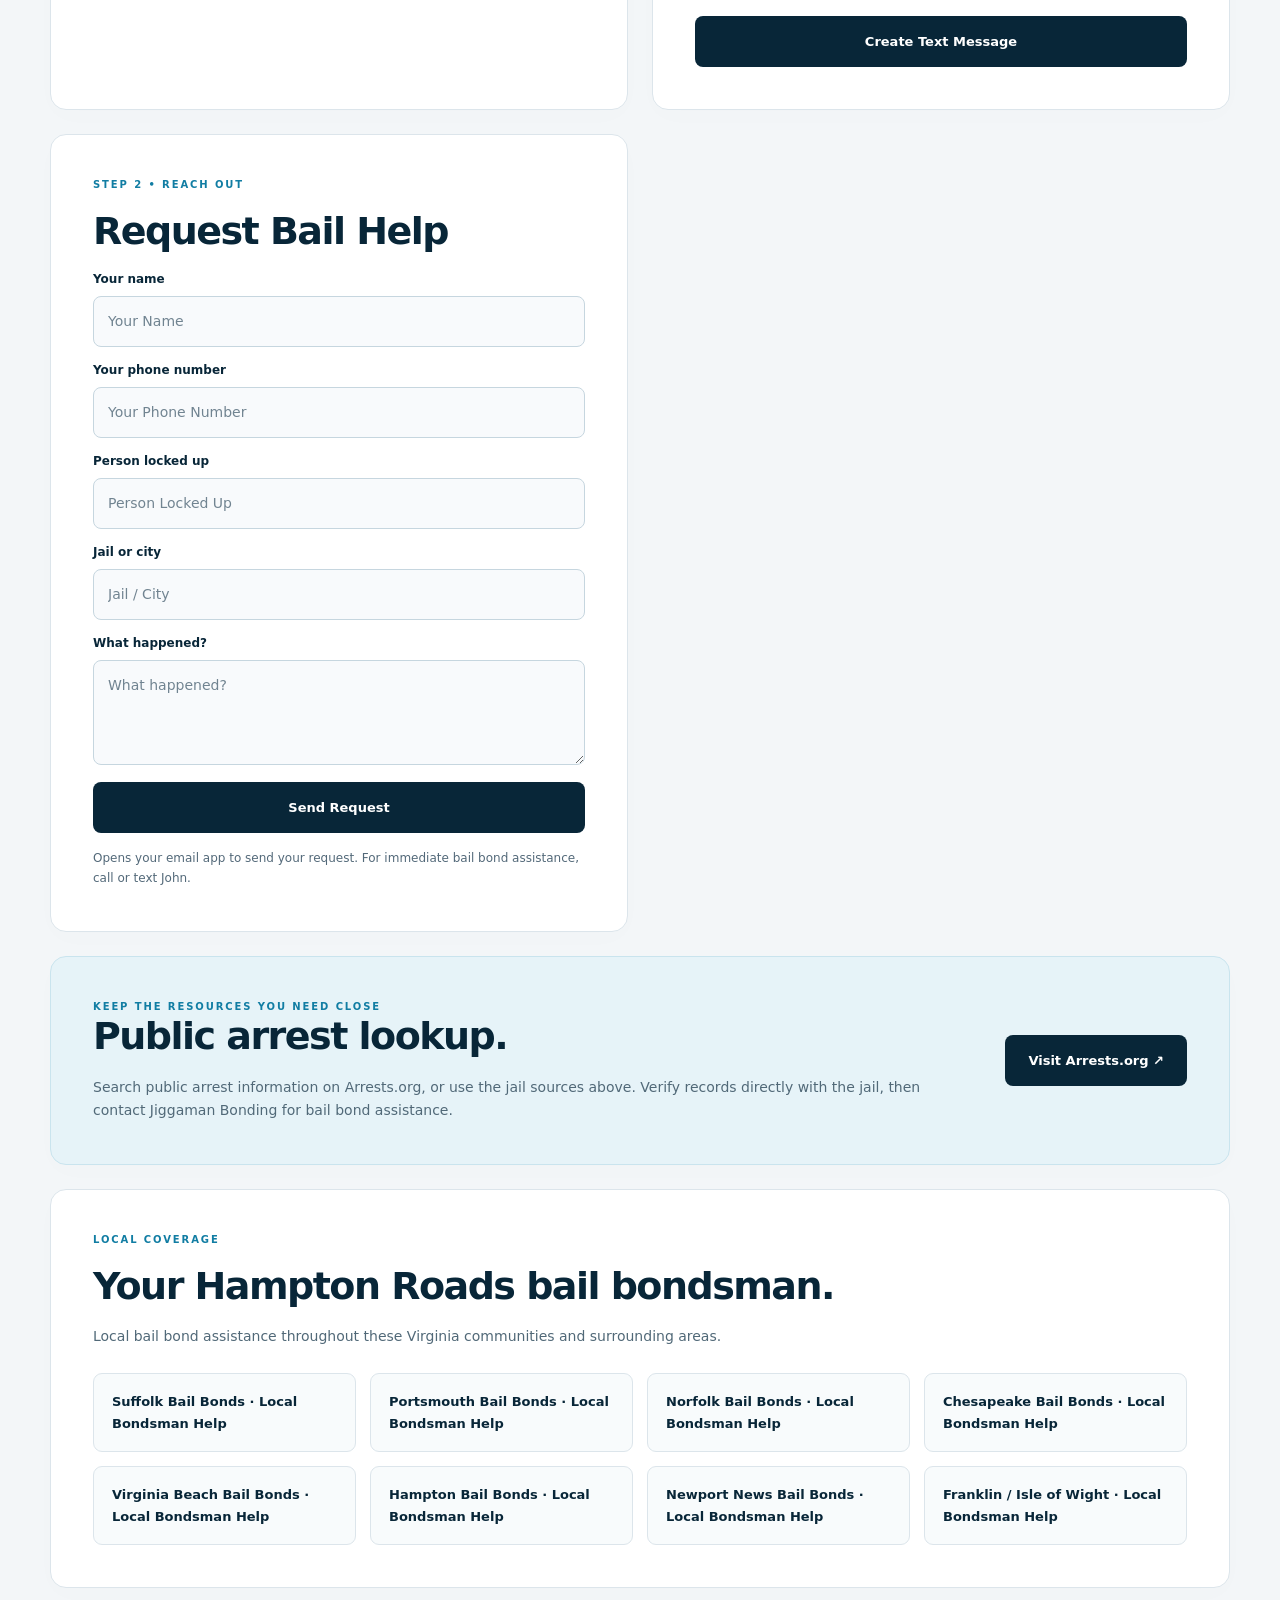
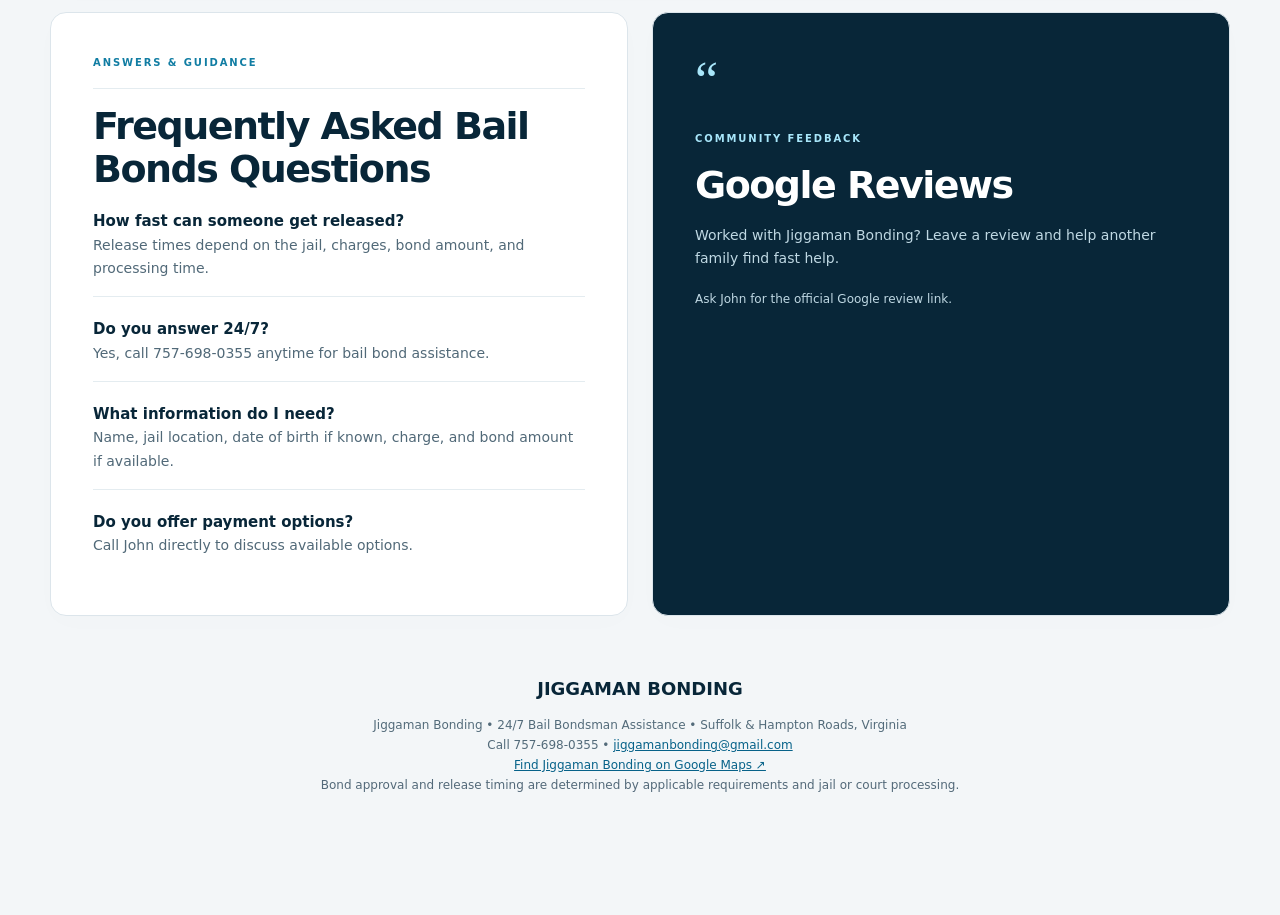
<file: templates/public_site.html>
<!DOCTYPE html>
<html lang="en">
<head>
<!-- Google Tag Manager -->
<script>
(function(w,d,s,l,i){w[l]=w[l]||[];w[l].push({'gtm.start':
new Date().getTime(),event:'gtm.js'});var f=d.getElementsByTagName(s)[0],
j=d.createElement(s),dl=l!='dataLayer'?'&l='+l:'';j.async=true;j.src=
'https://www.googletagmanager.com/gtm.js?id='+i+dl;f.parentNode.insertBefore(j,f);
})(window,document,'script','dataLayer','GTM-T6KTLFGG');
</script>
<!-- End Google Tag Manager -->
<meta charset="UTF-8">
<title>Jiggaman Bonding | 24/7 Bail Bondsman & Bail Bonds in Hampton Roads, VA</title>
<meta name="viewport" content="width=device-width, initial-scale=1">
<meta name="description" content="Need a 24/7 bail bondsman in Hampton Roads, Virginia? Contact Jiggaman Bonding for confidential bail bond assistance in Suffolk, Portsmouth, Norfolk, Chesapeake, Virginia Beach, Hampton, Newport News and nearby communities. Call 757-698-0355.">
<meta name="theme-color" content="#07131c">
<meta property="og:type" content="website">
<meta property="og:title" content="Jiggaman Bonding | Hampton Roads 24/7 Bail Bondsman">
<meta property="og:description" content="Confidential 24/7 bail bonds assistance in Suffolk, Portsmouth, Norfolk, Chesapeake and Hampton Roads. Call 757-698-0355.">
<meta property="og:image" content="https://jiggamanbonding-1.onrender.com/static/img/jiggaman-logo.jpeg">
<script type="application/ld+json">{"@context":"https://schema.org","@type":"LocalBusiness","name":"Jiggaman Bonding","description":"24/7 bail bonds and bondsman assistance in Hampton Roads, Virginia.","telephone":"+1-757-698-0355","email":"jiggamanbonding@gmail.com","areaServed":[{"@type":"City","name":"Suffolk, VA"},{"@type":"City","name":"Portsmouth, VA"},{"@type":"City","name":"Norfolk, VA"},{"@type":"City","name":"Chesapeake, VA"},{"@type":"City","name":"Virginia Beach, VA"},{"@type":"City","name":"Hampton, VA"},{"@type":"City","name":"Newport News, VA"}]}</script>
<style>
:root{color-scheme:light;--bg:#f3f6f8;--surface:#fff;--stroke:#dce5eb;--teal:#69d3f3;--gold:#a8e6fa;--muted:#536979;--navy:#082638}
*{box-sizing:border-box}html{scroll-behavior:smooth;scroll-padding-top:24px}body{margin:0;font-family:Inter,ui-sans-serif,system-ui,-apple-system,BlinkMacSystemFont,"Segoe UI",sans-serif;background:var(--bg);color:var(--navy);line-height:1.65;padding-bottom:90px}a{color:#076289}a:focus-visible,button:focus-visible,input:focus-visible,textarea:focus-visible,summary:focus-visible{outline:3px solid #137fab;outline-offset:4px}a,button{-webkit-tap-highlight-color:transparent}
.site-nav{background:#fff;border-bottom:1px solid var(--stroke)}.nav-inner{max-width:1240px;margin:auto;padding:18px 30px;display:flex;align-items:center;justify-content:space-between;gap:24px}.wordmark{font-weight:900;letter-spacing:-.04em;line-height:1.05;color:var(--navy);text-decoration:none;font-size:23px}.wordmark small{display:block;font-size:10px;letter-spacing:.21em;color:#507286;margin-top:7px;text-transform:uppercase}.nav-links{display:flex;gap:24px;align-items:center;font-size:13px;font-weight:700}.nav-links a{text-decoration:none;color:#3c5767}.nav-links a:last-child{background:var(--navy);color:white;padding:10px 17px;border-radius:7px}.nav-links a:hover{color:#0782aa}
header{padding:76px 30px 46px;position:relative;overflow:hidden;background:radial-gradient(ellipse at 85% 20%,#1b5267 0,transparent 52%),#082638;color:white}header:after{content:"";position:absolute;inset:auto -100px -400px auto;width:800px;height:800px;border:1px solid #b4e9f51a;border-radius:50%;pointer-events:none}.hero-inner{max-width:1180px;margin:auto;position:relative;z-index:1;display:grid;grid-template-columns:1.05fr 1fr;gap:56px;align-items:center}.eyebrow{color:#a8e6fa;font-weight:800;text-transform:uppercase;letter-spacing:.17em;font-size:11px;margin:0 0 22px;display:flex;align-items:center;gap:9px}.eyebrow:before{content:"";width:7px;height:7px;background:#8de8c4;border-radius:50%;box-shadow:0 0 0 5px #8de8c414;flex:none}.hero-title{font-size:clamp(40px,5.4vw,70px);line-height:1.04;letter-spacing:-.065em;margin:0 0 24px;font-weight:850}.hero-title span{color:#96e2fb}.hero-copy{font-size:16px;max-width:560px;margin:0 0 28px;color:#c4d8e2;line-height:1.8}.hero-actions{display:flex;flex-wrap:wrap;gap:10px}.hero-meta{display:flex;flex-wrap:wrap;gap:6px 18px;color:#b9d2dd;font-size:11px;margin-top:23px}.brand-showcase{min-width:0}.logo-frame{background:#effaff;border:1px solid #c8e4ef;border-radius:18px;overflow:hidden;box-shadow:0 28px 70px #0004;transform:rotate(-2deg)}.logo{display:block;width:100%;height:auto}.brand-caption{display:flex;align-items:center;justify-content:space-between;gap:20px;margin:30px 4px 0;padding-top:20px;border-top:1px solid #ffffff25;font-size:11px;color:#bad3dd;text-transform:uppercase;letter-spacing:.12em}.brand-caption strong{font-size:30px;letter-spacing:-.05em;color:white;line-height:1.1}.trust-strip{max-width:1180px;margin:48px auto 0;padding-top:22px;border-top:1px solid #ffffff20;display:flex;justify-content:space-between;gap:18px;color:#bcd4df;font-size:11px;position:relative;z-index:1}.trust-strip b{color:#e8f7fc;font-weight:650}
.btn,button{display:inline-flex;align-items:center;justify-content:center;gap:8px;background:var(--navy);color:white;border:1px solid transparent;padding:14px 22px;min-height:48px;border-radius:8px;text-decoration:none;font:inherit;font-size:13px;font-weight:750;cursor:pointer;transition:transform .18s,background .18s}.btn:hover,button:hover{transform:translateY(-2px);background:#135775}.btn.gold,.gold{background:#a8e6fa;color:#07293c}.btn.gold:hover{background:#d2f3ff}.btn.secondary{background:transparent;color:white;border-color:#ffffff45}.hero-link{color:#c4e8f5;display:inline-block;font-size:12px;margin-top:18px;text-underline-offset:4px}
main{max-width:1240px;margin:0 auto;padding:52px 30px;display:grid;grid-template-columns:1fr 1fr;gap:24px}.card{background:#fff;border:1px solid var(--stroke);padding:clamp(24px,3.4vw,42px);border-radius:16px;min-width:0;box-shadow:0 7px 28px #08263803}.card#services,.card#about,.card#process,.card#areas,.card#resources{grid-column:1/-1}h1,h2,h3{line-height:1.15;letter-spacing:-.04em}h2{font-size:clamp(27px,3vw,38px);margin:0 0 17px}h3{margin:0 0 12px;font-size:20px}p{margin:0 0 20px}main p{color:#516978;font-size:14px}.step-label{font-size:10px!important;font-weight:850;text-transform:uppercase;letter-spacing:.19em;color:#117da3!important;margin-bottom:16px}.grid{display:grid;grid-template-columns:repeat(4,minmax(0,1fr));gap:14px;margin-top:25px}.feature{padding:22px 18px;border:1px solid var(--stroke);border-radius:10px;background:#f5f9fb;font-size:13px;font-weight:700}.feature strong{display:block;color:#0e83ac;font-size:22px;letter-spacing:-.06em;margin-bottom:10px}.area{padding:17px 18px;border:1px solid var(--stroke);border-radius:9px;background:#f8fbfc;font-size:13px;font-weight:650}.small{color:var(--muted);font-size:12px!important;margin:16px 0 0}.process-grid{display:grid;grid-template-columns:repeat(3,minmax(0,1fr));gap:30px;margin-top:30px}.process-grid article{border-top:2px solid #90d6ee;padding-top:20px}.process-grid span{display:block;font-size:11px;color:#0b799f;font-weight:800;margin-bottom:12px}.process-grid p{margin-bottom:0}.resource-row{display:flex;justify-content:space-between;align-items:center;gap:30px}.resource-row p{margin-bottom:0}.resource-row .btn{flex-shrink:0}#resources{background:#e6f3f8;border-color:#c9e4ee}label{display:block;font-size:12px;font-weight:700;margin:14px 0 6px}input,textarea,select{display:block;width:100%;min-width:0;padding:13px 14px;margin:0 0 12px;border-radius:8px;border:1px solid #c6d6df;background:#f8fafc;color:#082638;font:inherit;font-size:14px}input::placeholder,textarea::placeholder{color:#718491}textarea{min-height:105px;resize:vertical}#intake button,#contact button,#lookup button{width:100%;margin-top:5px}#jailResults .btn{width:100%;text-align:left;font-size:12px}#jailResults p{margin:10px 0 0}#textOutput{overflow-wrap:anywhere}#faq p b{color:var(--navy);font-size:15px}#faq p{border-bottom:1px solid #e4ecf0;padding-bottom:16px}#faq p:last-child{border:0;margin-bottom:0}#reviews{background:var(--navy);color:white}#reviews h2{color:white}#reviews p{color:#bfd8e3}#reviews .step-label{color:#a8e6fa!important}#reviews .review-mark{font-size:52px;line-height:1;color:#a8e6fa;margin-bottom:24px;font-family:Georgia,serif}
.footer{text-align:center;color:#536b7a;padding:6px 24px 30px;font-size:12px}.footer strong{display:block;color:var(--navy);font-size:18px;margin-bottom:12px}.sticky{position:fixed;bottom:0;left:0;right:0;background:#ffffffed;padding:10px 16px;z-index:999;border-top:1px solid #d0e0e8;backdrop-filter:blur(16px);display:flex;align-items:center;justify-content:center;gap:10px}.sticky .btn{margin:0;flex:0 1 245px}.sticky-caption{font-size:12px;margin-right:28px;color:#466171}.sticky-caption b{display:block;color:#082638}
@media(min-width:1000px){ #about{display:grid;grid-template-columns:.7fr 1fr;gap:65px}#about p:last-child{margin:0}}
@media(max-width:950px){.nav-links{gap:14px}.nav-links a:nth-child(4),.nav-links a:nth-child(5){display:none}.hero-inner{gap:30px}.hero-title{font-size:48px}.grid{grid-template-columns:repeat(2,minmax(0,1fr))}.brand-caption{gap:10px;font-size:9px}.brand-caption strong{font-size:25px}.hero-meta{font-size:10px}.sticky-caption{display:none}}
@media(max-width:680px){.nav-inner{padding:16px 20px;flex-wrap:wrap;gap:16px}.wordmark{font-size:21px}.nav-links{width:100%;justify-content:space-between;gap:10px;font-size:11px}.nav-links a:last-child{padding:8px 12px}header{padding:38px 22px 25px}.hero-inner{grid-template-columns:1fr;gap:32px}.hero-title{font-size:clamp(40px,10.5vw,62px);max-width:540px}.eyebrow{font-size:9px;letter-spacing:.12em;margin-bottom:18px}.hero-copy{font-size:14px}.hero-actions .btn{padding:13px 16px;width:100%;flex:auto}.brand-showcase{max-width:380px;width:100%;margin:auto;order:-1}.brand-showcase .brand-caption{display:none}.logo-frame{transform:none;border-radius:12px}.brand-caption{margin-top:18px;padding-top:14px}.trust-strip{margin-top:25px;flex-wrap:wrap;justify-content:center;gap:6px 18px;font-size:10px}.trust-strip span:first-child{width:100%;text-align:center}main{grid-template-columns:1fr;padding:26px 14px;gap:16px}.card{padding:26px 22px;border-radius:12px}.card#services,.card#about,.card#process,.card#areas,.card#resources{grid-column:auto}.grid{gap:10px}.feature{padding:16px 12px;font-size:12px}.area{padding:14px 12px;font-size:12px}.process-grid{grid-template-columns:1fr;gap:22px}.resource-row{display:block}.resource-row .btn{margin-top:22px;width:100%}h2{font-size:29px}.sticky .btn{padding:12px 10px;font-size:12px}#reviews .review-mark{font-size:40px;margin-bottom:16px}.footer{font-size:11px}}
@media(prefers-reduced-motion:reduce){html{scroll-behavior:auto}.btn,button{transition:none}}

.arrest-feature{grid-column:1/-1;display:grid;grid-template-columns:1.4fr 1fr;gap:36px;background:#e6f3f8;border-color:#c9e4ee}.arrest-help{padding:26px;background:#082638;border-radius:12px;color:white}.arrest-help p{color:#bfd8e3}.arrest-help h3{font-size:24px}.lookup-symbol{display:block;color:#a8e6fa;margin-bottom:14px}.arrest-actions{display:flex;gap:10px;flex-wrap:wrap}.arrest-actions .secondary{color:#082638;border-color:#829eaf}.nav-links{gap:18px}@media(max-width:950px){.nav-links a[href="#areas"],.nav-links a[href="#faq"]{display:none}.nav-links a:nth-child(4){display:block}}@media(max-width:680px){.arrest-feature{grid-column:auto;grid-template-columns:1fr;gap:22px}.nav-links{flex-wrap:wrap;justify-content:flex-start;gap:14px}.nav-links a:last-child{margin-left:auto}.arrest-actions .btn{width:100%}}
.logo-frame{background:#fff;transform:none}.logo{object-fit:contain;max-height:520px}.brand-showcase{align-self:start}@media(max-width:680px){.logo{max-height:330px;width:100%;object-fit:contain}}
</style>
</head>
<body>
<!-- Google Tag Manager (noscript) -->
<noscript><iframe src="https://www.googletagmanager.com/ns.html?id=GTM-T6KTLFGG"
height="0" width="0" style="display:none;visibility:hidden"></iframe></noscript>
<!-- End Google Tag Manager (noscript) -->

<nav class="site-nav" aria-label="Main navigation"><div class="nav-inner"><a class="wordmark" href="#top">JIGGAMAN BONDING<small>Your local bail bondsman</small></a><div class="nav-links"><a href="#services">Bail Bonds</a><a href="#recent-arrests">Recent Arrests</a><a href="#lookup">Jail Lookup</a><a href="#intake">Get Help</a><a href="#areas">Service Areas</a><a href="#faq">FAQs</a><a href="tel:7576980355">Call 24/7</a></div></div></nav>
<header id="top"><div class="hero-inner"><div class="hero-content"><p class="eyebrow">24/7 Bail Bonds • Hampton Roads, Virginia</p><h1 class="hero-title">A familiar face.<br>A clear next step.<br><span>Your local<br>bail bondsman.</span></h1><p class="hero-copy">When someone you love is in jail, you need answers. Call John at Jiggaman Bonding for confidential, 24-hour bail bonds assistance in Suffolk, Portsmouth, Norfolk, Chesapeake and throughout Hampton Roads.</p><div class="hero-actions"><a class="btn gold" href="tel:7576980355">Call John: 757-698-0355 ↗</a><a class="btn secondary" href="sms:7576980355">Text a Bondsman</a></div><a class="hero-link" href="#intake">Prepare your details & request bail help →</a> · <a class="hero-link" href="#recent-arrests">Recent arrests ↗</a><div class="hero-meta"><span>✓ Available day & night</span><span>✓ Confidential support</span><span>✓ Speak directly with John</span></div></div><div class="brand-showcase"><div class="logo-frame"><img src="/static/img/jiggaman-logo.jpeg" class="logo" width="1170" height="1106" fetchpriority="high" alt="Jiggaman Bonding bail bondsman logo"></div><div class="brand-caption"><span>Local support.<br>When it matters most.</span><strong>24 hours.<br>7 days a week.</strong></div></div></div><div class="trust-strip"><span>BAIL BONDS ACROSS <b>HAMPTON ROADS</b></span><span>Suffolk · Portsmouth · Norfolk</span><span>Chesapeake · Virginia Beach</span><span>Hampton · Newport News & beyond</span></div></header><main>

<section class="card arrest-feature" id="recent-arrests" aria-labelledby="arrest-title">
<div>
<p class="step-label">Hampton Roads • Arrest &amp; Jail Lookup</p>
<h2 id="arrest-title">See Who’s Been Arrested</h2>
<p class="lead">Looking for a friend or family member? Browse recent Virginia arrest records on Arrests.org, or check local jail sources for custody information.</p>
<div class="arrest-actions">
<a class="btn" href="https://virginia.arrests.org/" target="_blank" rel="noopener noreferrer">See Recent Local Arrests <span aria-hidden="true">↗</span></a>
<a class="btn secondary" href="#lookup">Check Jail Sources</a>
</div>
<p class="small">Arrests.org opens in a new tab. Arrest records do not confirm current custody; verify release or detention directly with the jail.</p>
</div>
<aside class="arrest-help" aria-label="Bail bond assistance">
<span class="lookup-symbol" aria-hidden="true"><svg width="24" height="24" viewBox="0 0 24 24" fill="none" stroke="currentColor" stroke-width="1.8"><circle cx="10.5" cy="10.5" r="6.5"/><path d="m15.5 15.5 5 5"/></svg></span>
<h3>Found Someone Who Needs Bail?</h3>
<p>Have their name and jail location ready. Call John to discuss bail bond assistance in Hampton Roads.</p>
<a class="btn gold" href="tel:7576980355">Need a Bondsman? Call John</a>
</aside>
</section>
<section class="card" id="services"><p class="step-label">Bail Bonds Services</p><h2>Bail bond help, when you need it.</h2>
<p>Jiggaman Bonding helps families with emergency bail bonds, misdemeanor bonds, felony bonds, traffic bonds, warrant assistance, and jail release information across Hampton Roads. Whether you are searching for a Suffolk bail bondsman, a Portsmouth bail bondsman, a Norfolk bail bond agent, or 24-hour bail bond assistance in Chesapeake, our team can help you understand the process.</p>
<div class="grid">
<div class="feature">24/7 Bail Bonds</div>
<div class="feature">Fast Response</div>
<div class="feature">Discuss Payment Options</div>
<div class="feature">Confidential Help</div>
</div>
</section>

<section class="card" id="about"><div><p class="step-label">About Jiggaman Bonding</p><h2>Local people.<br>Personal support.</h2></div><p>Jiggaman Bonding is a 24-hour bail bond service helping families, friends and individuals take the next step after an arrest. From Portsmouth and Suffolk to Norfolk, Chesapeake, Virginia Beach, Hampton and Newport News, our focus is clear communication and dependable local support. Call, text, email or check directions to get started with a Hampton Roads bail bondsman.</p></section>
<section class="card" id="process"><p class="step-label">How to get started</p><h2>One call starts the conversation.</h2><div class="process-grid"><article><h3>Call or text John.</h3><p>Reach a local bail bondsman at 757-698-0355, day or night. Tell us who needs help and where they are being held.</p></article><article><h3>Get clear guidance.</h3><p>Share the name, jail, charge and bond amount if available. Discuss the bail bond process and available payment options.</p></article><article><h3>Understand the next step.</h3><p>Get help with the information needed to move forward. Bond approval and release times depend on court requirements and jail processing.</p></article></div></section>
<section class="card" id="lookup"><p class="step-label">Public Jail Resources</p><h2>Search Hampton Roads Jail Sources</h2>
<p>Type the person’s name, then choose the jail/source to check.</p>
<label for="searchName">Person’s full name</label><input id="searchName" placeholder="Enter first and last name">
<button onclick="searchJails()">Search Jail Sources</button>
<div id="jailResults" aria-live="polite"></div>
<p class="small">This tool opens official/public inmate lookup sources. Always verify directly with the jail.</p>
</section>

<section class="card" id="intake"><p class="step-label">Step 1 • Prepare Your Details</p><h2>AI Bail Intake Assistant</h2>
<p>Answer a few quick questions before calling so John knows how to help faster.</p>
<label for="defendant">Person locked up</label><input id="defendant" placeholder="Person locked up">
<label for="jail">Jail or city</label><input id="jail" placeholder="What jail or city?">
<label for="charge">Charge, if known</label><input id="charge" placeholder="Charge, if known">
<label for="caller">Your name</label><input id="caller" placeholder="Your name">
<label for="phone">Your phone number</label><input type="tel" autocomplete="tel" id="phone" placeholder="Your phone number">
<label for="notes">Additional details</label><textarea id="notes" placeholder="Anything else John should know?"></textarea>
<button onclick="buildText()">Create Text Message</button>
<div id="textOutput" aria-live="polite"></div>
</section>

<section class="card" id="contact"><p class="step-label">Step 2 • Reach Out</p><h2>Request Bail Help</h2>
<form action="mailto:jiggamanbonding@gmail.com" method="POST" enctype="text/plain">
<label for="request-name">Your name</label><input id="request-name" name="Name" placeholder="Your Name" required>
<label for="request-phone">Your phone number</label><input type="tel" autocomplete="tel" id="request-phone" name="Phone" placeholder="Your Phone Number" required>
<label for="request-defendant">Person locked up</label><input id="request-defendant" name="Person Locked Up" placeholder="Person Locked Up">
<label for="request-jail">Jail or city</label><input id="request-jail" name="Jail or City" placeholder="Jail / City">
<label for="request-message">What happened?</label><textarea id="request-message" name="Message" placeholder="What happened?"></textarea>
<button type="submit">Send Request</button><p class="small">Opens your email app to send your request. For immediate bail bond assistance, call or text John.</p>
</form>
</section>

<section class="card" id="resources"><div class="resource-row"><div><p class="step-label">Keep the resources you need close</p><h2>Public arrest lookup.</h2><p>Search public arrest information on Arrests.org, or use the jail sources above. Verify records directly with the jail, then contact Jiggaman Bonding for bail bond assistance.</p></div><a class="btn" target="_blank" rel="noopener noreferrer" href="https://arrests.org">Visit Arrests.org ↗</a></div></section>
<section class="card" id="areas"><p class="step-label">Local Coverage</p><h2>Your Hampton Roads bail bondsman.</h2><p>Local bail bond assistance throughout these Virginia communities and surrounding areas.</p>
<div class="grid">
<div class="area">Suffolk Bail Bonds · Local Bondsman Help</div>
<div class="area">Portsmouth Bail Bonds · Local Bondsman Help</div>
<div class="area">Norfolk Bail Bonds · Local Bondsman Help</div>
<div class="area">Chesapeake Bail Bonds · Local Bondsman Help</div>
<div class="area">Virginia Beach Bail Bonds · Local Bondsman Help</div>
<div class="area">Hampton Bail Bonds · Local Bondsman Help</div>
<div class="area">Newport News Bail Bonds · Local Bondsman Help</div>
<div class="area">Franklin / Isle of Wight · Local Bondsman Help</div>
</div>
</section>

<section class="card" id="faq"><p class="step-label">Answers & Guidance</p><h2>Frequently Asked Bail Bonds Questions</h2>
<p><b>How fast can someone get released?</b><br>Release times depend on the jail, charges, bond amount, and processing time.</p>
<p><b>Do you answer 24/7?</b><br>Yes, call 757-698-0355 anytime for bail bond assistance.</p>
<p><b>What information do I need?</b><br>Name, jail location, date of birth if known, charge, and bond amount if available.</p>
<p><b>Do you offer payment options?</b><br>Call John directly to discuss available options.</p>
</section>

<section class="card" id="reviews"><div class="review-mark" aria-hidden="true">“</div><p class="step-label">Community Feedback</p><h2>Google Reviews</h2>
<p>Worked with Jiggaman Bonding? Leave a review and help another family find fast help.</p>
<p class="small">Ask John for the official Google review link.</p>
</section>

<script>
function searchJails(){
let n=document.getElementById('searchName').value.trim();
if(!n){alert('Enter a name first');return;}
let sources=[
['Western Tidewater Regional Jail','https://wtrj.org/inmate-lookup/'],
['Virginia DOC Locator','https://vadoc.virginia.gov/general-public/inmate-and-supervisee-locator/'],
['VINE Virginia','https://vinelink.vineapps.com/state/VA'],
['Virginia Peninsula Regional Jail','https://www.vprj.net/'],
['Norfolk Sheriff','https://www.norfolk-sheriff.com/'],
['Chesapeake Sheriff','https://chesapeakesheriff.com/'],
['Portsmouth Sheriff','https://www.portsmouthva.gov/331/Sheriffs-Office']
];
document.getElementById('jailResults').innerHTML=sources.map(s=>`<p><a class="btn" target="_blank" rel="noopener noreferrer" href="${s[1]}">${s[0]}</a></p>`).join('');
}

function buildText(){
const value = id => document.getElementById(id).value.trim();
let msg=`Need bail help.\n\nPerson locked up: ${value('defendant')}\nJail/City: ${value('jail')}\nCharge: ${value('charge')}\nCaller: ${value('caller')}\nPhone: ${value('phone')}\nNotes: ${value('notes')}`;
document.getElementById('textOutput').innerHTML=`<p><b>Text John now:</b></p><a class="btn gold" href="sms:7576980355?body=${encodeURIComponent(msg)}">Send Text to John</a>`;
}
</script>

</main><footer class="footer"><strong>JIGGAMAN BONDING</strong>Jiggaman Bonding • 24/7 Bail Bondsman Assistance • Suffolk & Hampton Roads, Virginia<br>Call 757-698-0355 • <a href="mailto:jiggamanbonding@gmail.com">jiggamanbonding@gmail.com</a><br><a target="_blank" rel="noopener noreferrer" href="https://www.google.com/maps/search/?api=1&query=Jiggaman+Bonding+Hampton+Roads+VA">Find Jiggaman Bonding on Google Maps ↗</a><br><span class="small">Bond approval and release timing are determined by applicable requirements and jail or court processing.</span></footer><div class="sticky"><span class="sticky-caption"><b>Need a bondsman?</b>Speak directly with John, 24/7.</span>
<a class="btn gold" href="tel:7576980355">Call 757-698-0355</a>
<a class="btn" href="sms:7576980355">Text John</a>
</div>

</body>
</html>
</file>
